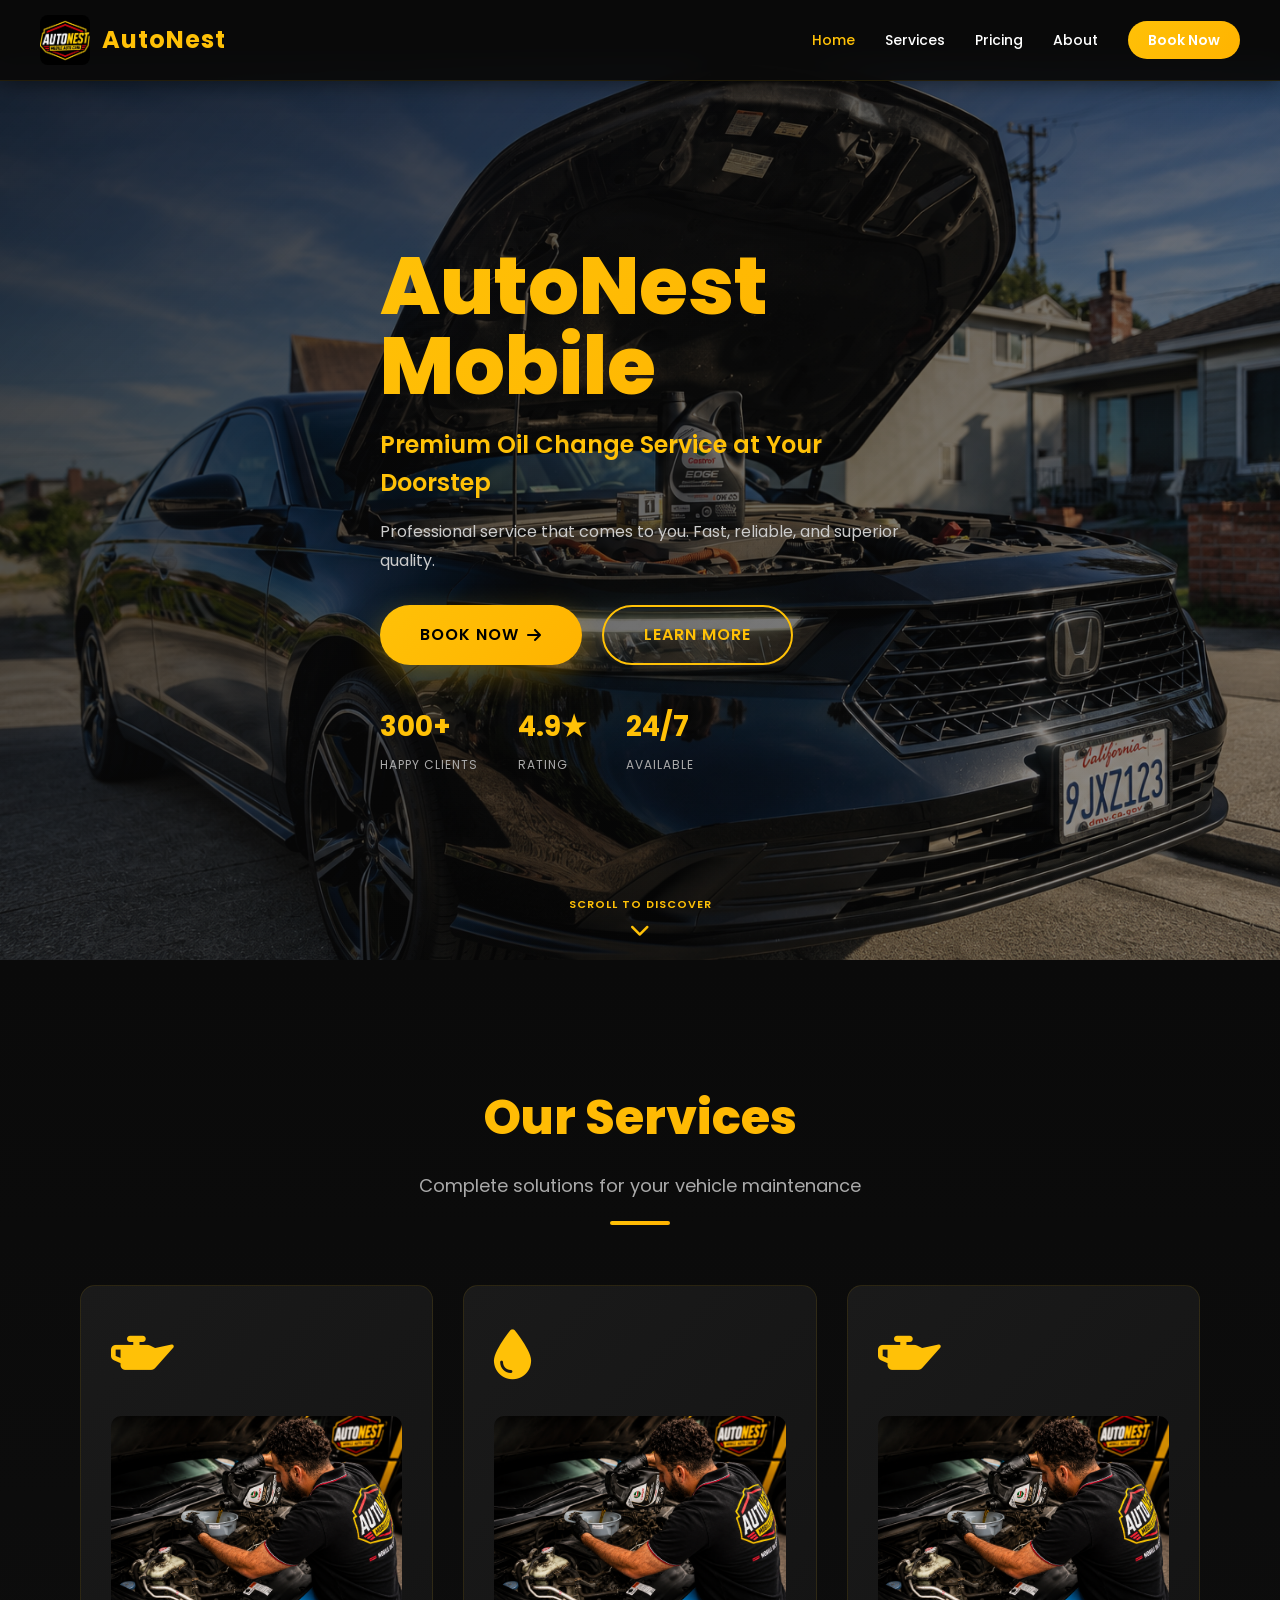
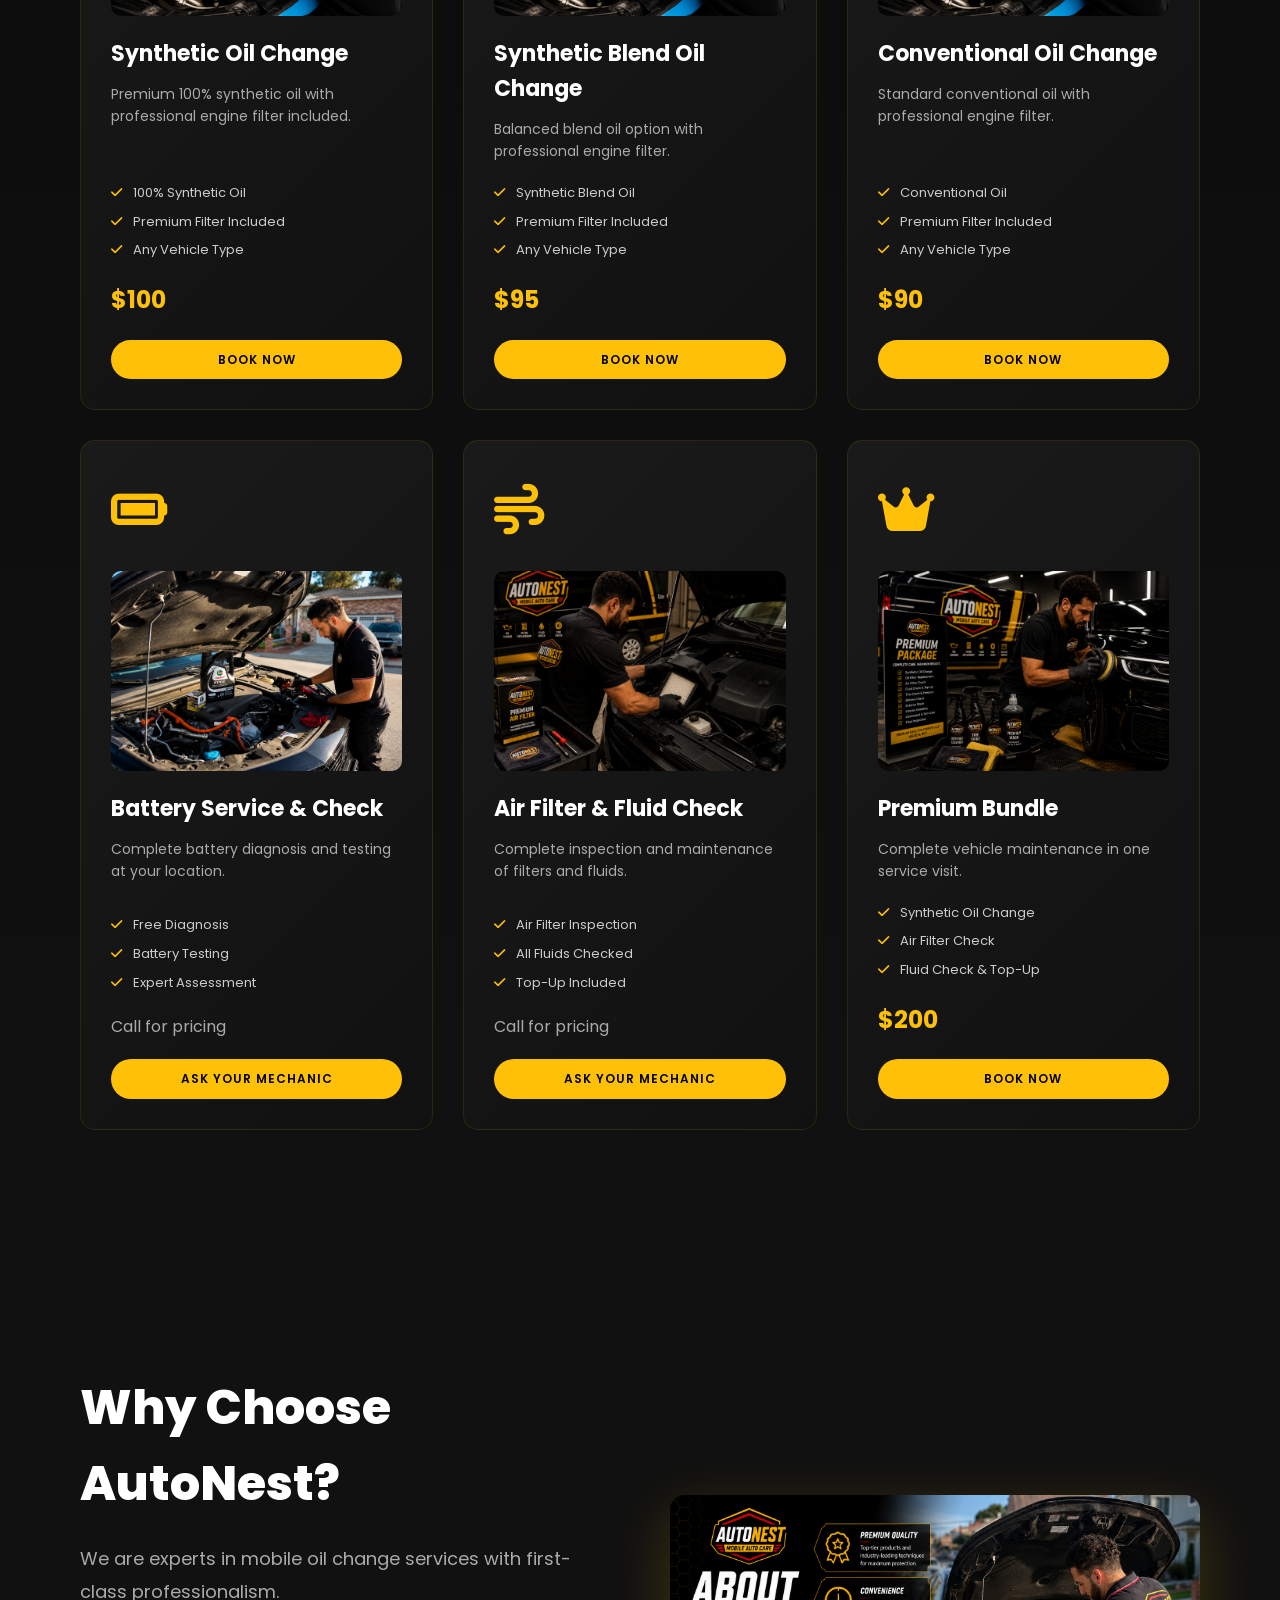
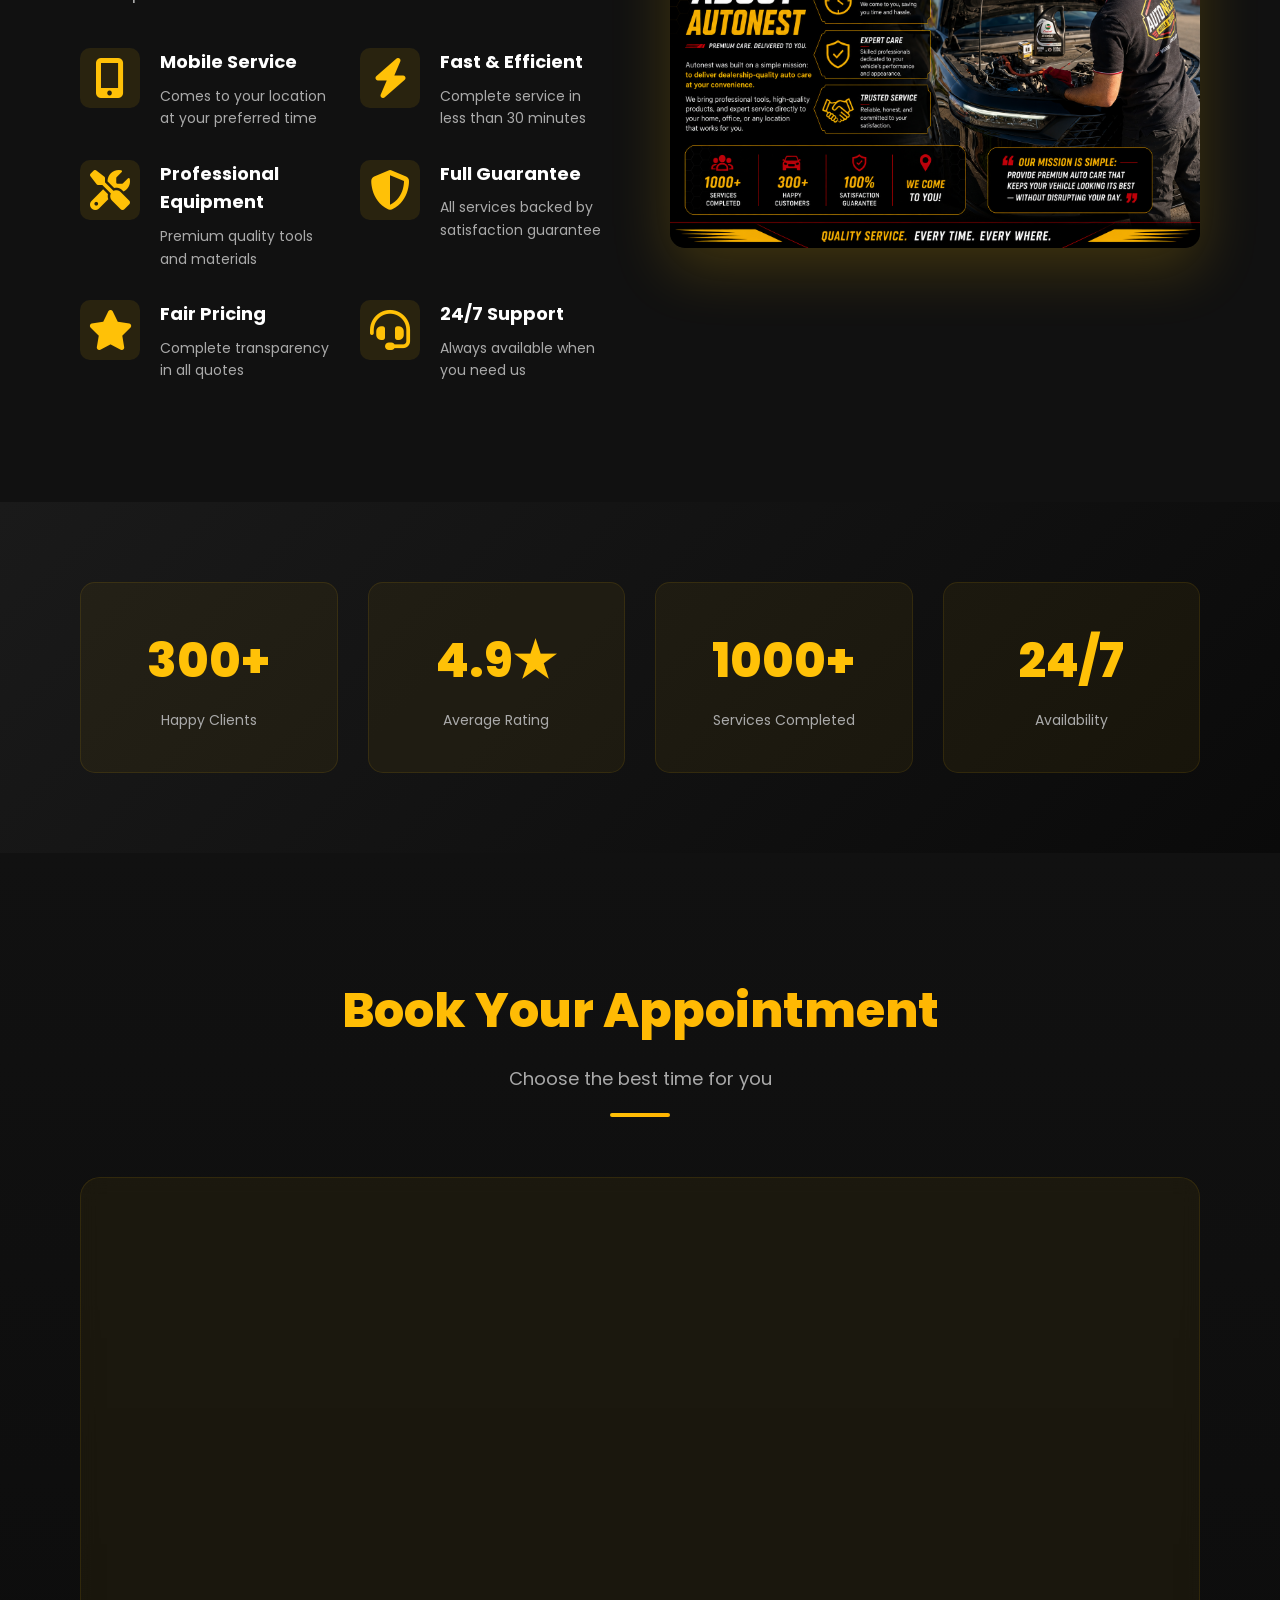
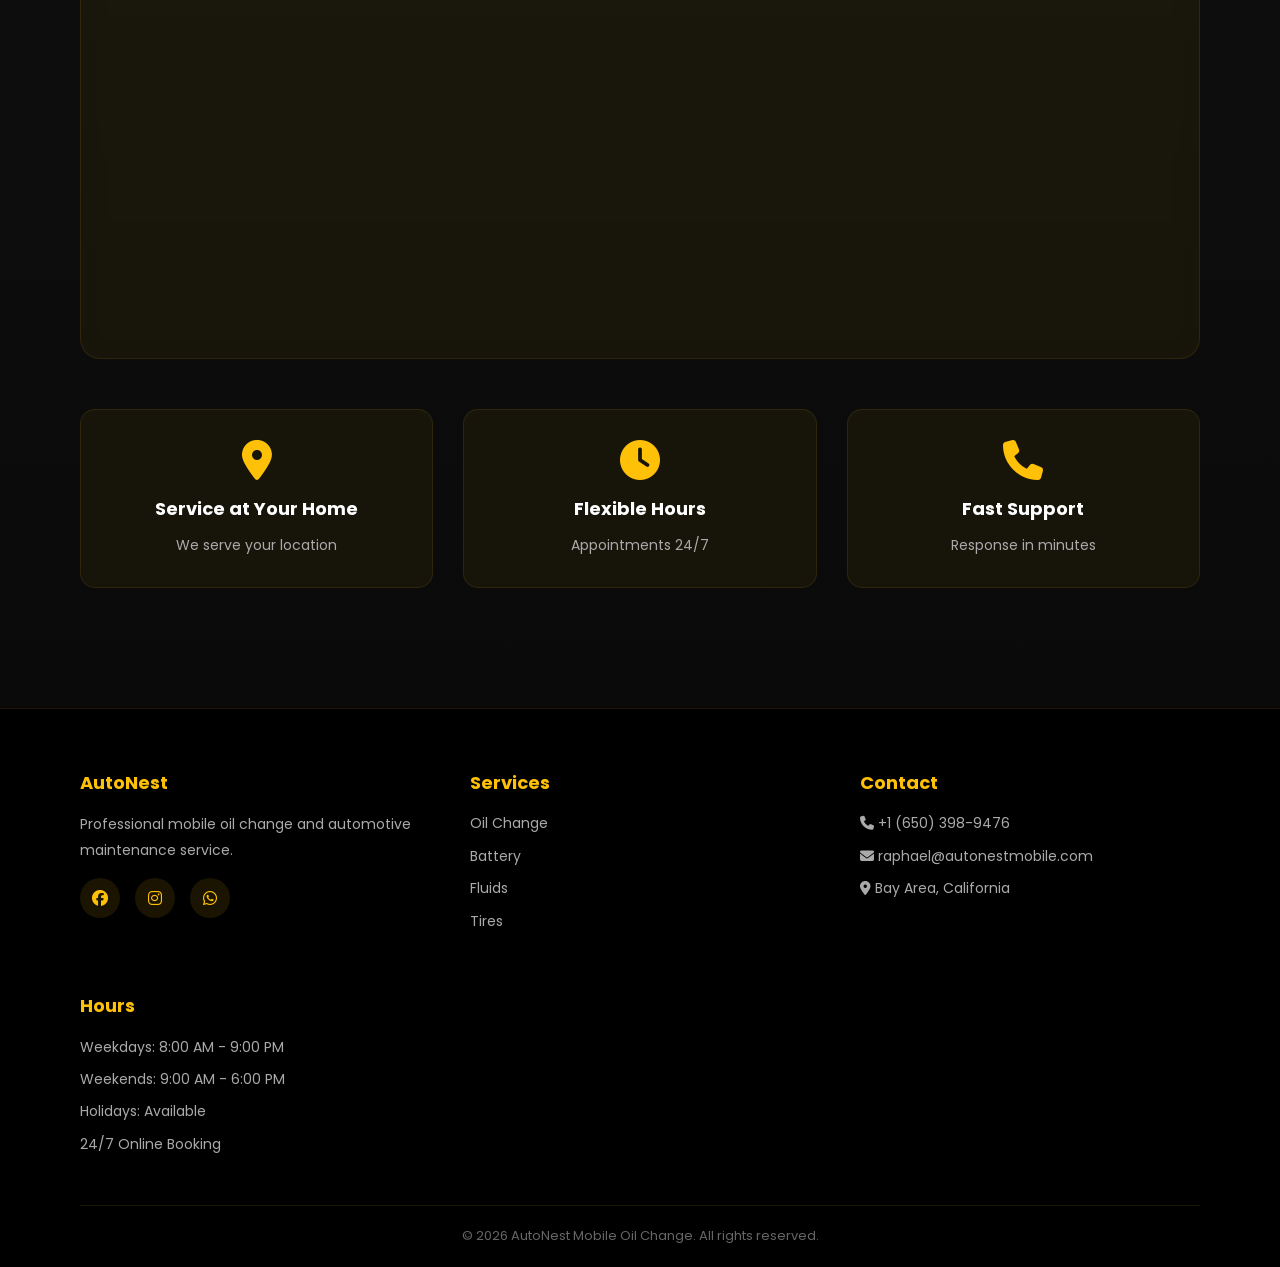
<file: index.html>
<!DOCTYPE html>
<html lang="en">
<head>
  <meta charset="UTF-8" />
  <meta name="viewport" content="width=device-width, initial-scale=1.0"/>
  <title>AutoNest Mobile Oil Change | Professional On-Site Oil Changes</title>
  <meta name="description" content="AutoNest Mobile Oil Change - Professional on-site oil change service at your location">

  <!-- Favicon -->
  <link rel="icon" type="image/jpeg" href="assets/logo.jpeg">
  <link rel="shortcut icon" type="image/jpeg" href="assets/logo.jpeg">
  
  <link rel="stylesheet" href="styles.css" />

  <!-- Google Fonts -->
  <link href="https://fonts.googleapis.com/css2?family=Poppins:wght@300;400;600;700;800&family=Sora:wght@400;600;700&display=swap" rel="stylesheet">
  
  <!-- Font Awesome para ícones -->
  <link rel="stylesheet" href="https://cdnjs.cloudflare.com/ajax/libs/font-awesome/6.4.0/css/all.min.css">
  
  <!-- Calendly CSS -->
  <link href="https://assets.calendly.com/assets/external/widget.css" rel="stylesheet">
</head>

<body>

  <!-- NAVBAR -->
  <nav class="navbar">
    <div class="navbar-container">
      <div class="navbar-brand">
        <img src="assets/logo.jpeg" alt="AutoNest Logo" class="logo-img">
        <span class="brand-name">AutoNest</span>
      </div>
      <button class="mobile-menu-toggle" id="mobileMenuToggle">
        <span></span>
        <span></span>
        <span></span>
      </button>
      <div class="nav-links" id="navLinks">
        <a href="#home" class="nav-link">Home</a>
        <a href="#services" class="nav-link">Services</a>
        <a href="pricing.html" class="nav-link">Pricing</a>
        <a href="#about" class="nav-link">About</a>
        <a href="#booking" class="nav-link nav-link-cta">Book Now</a>
      </div>
    </div>
  </nav>

  <!-- HERO SECTION -->
  <section id="home" class="hero">
    <div class="hero-video-bg">
      <img src="assets/hero-placeholder.png" alt="Hero Background" class="hero-bg-img"/>
      <div class="hero-overlay"></div>
    </div>

    <div class="hero-content">
      <div class="hero-text">
        <h1 class="hero-title">
          <span class="word">AutoNest</span>
          <span class="word">Mobile</span>
        </h1>
        <p class="hero-subtitle">Premium Oil Change Service at Your Doorstep</p>
        <p class="hero-description">Professional service that comes to you. Fast, reliable, and superior quality.</p>
        
        <div class="hero-cta">
          <a href="#booking" class="btn btn-primary btn-lg">
            <span>Book Now</span>
            <i class="fas fa-arrow-right"></i>
          </a>
          <a href="#about" class="btn btn-secondary btn-lg">
            <span>Learn More</span>
          </a>
        </div>

        <div class="hero-stats">
          <div class="stat-item">
            <span class="stat-number">300+</span>
            <span class="stat-label">Happy Clients</span>
          </div>
          <div class="stat-item">
            <span class="stat-number">4.9★</span>
            <span class="stat-label">Rating</span>
          </div>
          <div class="stat-item">
            <span class="stat-number">24/7</span>
            <span class="stat-label">Available</span>
          </div>
        </div>
      </div>
    </div>

    <div class="scroll-indicator">
      <span>Scroll to discover</span>
      <i class="fas fa-chevron-down"></i>
    </div>
  </section>

  <!-- SERVICES SECTION -->
  <section id="services" class="services">
    <div class="container">
      <div class="section-header">
        <h2>Our Services</h2>
        <p>Complete solutions for your vehicle maintenance</p>
        <div class="header-underline"></div>
      </div>

      <div class="service-grid">
        <!-- Service 1: Synthetic Oil -->
        <div class="service-card">
          <div class="service-card-inner">
            <div class="service-icon">
              <i class="fas fa-oil-can"></i>
            </div>
            <div class="service-image">
              <img src="assets/oil-change.png" alt="Synthetic Oil">
            </div>
            <h3>Synthetic Oil Change</h3>
            <p>Premium 100% synthetic oil with professional engine filter included.</p>
            <div class="service-features">
              <span><i class="fas fa-check"></i> 100% Synthetic Oil</span>
              <span><i class="fas fa-check"></i> Premium Filter Included</span>
              <span><i class="fas fa-check"></i> Any Vehicle Type</span>
            </div>
            <div class="service-price"><strong>$100</strong></div>
            <a href="#booking" class="btn btn-service">Book Now</a>
          </div>
        </div>

        <!-- Service 2: Synthetic Blend -->
        <div class="service-card">
          <div class="service-card-inner">
            <div class="service-icon">
              <i class="fas fa-droplet"></i>
            </div>
            <div class="service-image">
              <img src="assets/oil-change.png" alt="Synthetic Blend">
            </div>
            <h3>Synthetic Blend Oil Change</h3>
            <p>Balanced blend oil option with professional engine filter.</p>
            <div class="service-features">
              <span><i class="fas fa-check"></i> Synthetic Blend Oil</span>
              <span><i class="fas fa-check"></i> Premium Filter Included</span>
              <span><i class="fas fa-check"></i> Any Vehicle Type</span>
            </div>
            <div class="service-price"><strong>$95</strong></div>
            <a href="#booking" class="btn btn-service">Book Now</a>
          </div>
        </div>

        <!-- Service 3: Conventional Oil -->
        <div class="service-card">
          <div class="service-card-inner">
            <div class="service-icon">
              <i class="fas fa-oil-can"></i>
            </div>
            <div class="service-image">
              <img src="assets/oil-change.png" alt="Conventional Oil">
            </div>
            <h3>Conventional Oil Change</h3>
            <p>Standard conventional oil with professional engine filter.</p>
            <div class="service-features">
              <span><i class="fas fa-check"></i> Conventional Oil</span>
              <span><i class="fas fa-check"></i> Premium Filter Included</span>
              <span><i class="fas fa-check"></i> Any Vehicle Type</span>
            </div>
            <div class="service-price"><strong>$90</strong></div>
            <a href="#booking" class="btn btn-service">Book Now</a>
          </div>
        </div>

        <!-- Service 4: Battery Service -->
        <div class="service-card">
          <div class="service-card-inner">
            <div class="service-icon">
              <i class="fas fa-battery-full"></i>
            </div>
            <div class="service-image">
              <img src="assets/battery-check.png" alt="Battery">
            </div>
            <h3>Battery Service & Check</h3>
            <p>Complete battery diagnosis and testing at your location.</p>
            <div class="service-features">
              <span><i class="fas fa-check"></i> Free Diagnosis</span>
              <span><i class="fas fa-check"></i> Battery Testing</span>
              <span><i class="fas fa-check"></i> Expert Assessment</span>
            </div>
            <div class="service-price">Call for pricing</div>
            <a href="#booking" class="btn btn-service">Ask Your Mechanic</a>
          </div>
        </div>

        <!-- Service 5: Air Filter + Fluid Check Bundle -->
        <div class="service-card">
          <div class="service-card-inner">
            <div class="service-icon">
              <i class="fas fa-wind"></i>
            </div>
            <div class="service-image">
              <img src="assets/filter-check.png" alt="Air Filter & Fluids">
            </div>
            <h3>Air Filter & Fluid Check</h3>
            <p>Complete inspection and maintenance of filters and fluids.</p>
            <div class="service-features">
              <span><i class="fas fa-check"></i> Air Filter Inspection</span>
              <span><i class="fas fa-check"></i> All Fluids Checked</span>
              <span><i class="fas fa-check"></i> Top-Up Included</span>
            </div>
            <div class="service-price">Call for pricing</div>
            <a href="#booking" class="btn btn-service">Ask Your Mechanic</a>
          </div>
        </div>

        <!-- Service 6: Premium Bundle -->
        <div class="service-card">
          <div class="service-card-inner">
            <div class="service-icon">
              <i class="fas fa-crown"></i>
            </div>
            <div class="service-image">
              <img src="assets/primium-package.png" alt="Premium Bundle">
            </div>
            <h3>Premium Bundle</h3>
            <p>Complete vehicle maintenance in one service visit.</p>
            <div class="service-features">
              <span><i class="fas fa-check"></i> Synthetic Oil Change</span>
              <span><i class="fas fa-check"></i> Air Filter Check</span>
              <span><i class="fas fa-check"></i> Fluid Check & Top-Up</span>
            </div>
            <div class="service-price"><strong>$200</strong></div>
            <a href="#booking" class="btn btn-service">Book Now</a>
          </div>
        </div>
      </div>
    </div>
  </section>

  <!-- ABOUT SECTION -->
  <section id="about" class="about">
    <div class="container">
      <div class="about-grid">
        <div class="about-content">
          <h2>Why Choose AutoNest?</h2>
          <p>We are experts in mobile oil change services with first-class professionalism.</p>
          
          <div class="about-features">
            <div class="feature-item">
              <div class="feature-icon">
                <i class="fas fa-mobile-alt"></i>
              </div>
              <div class="feature-text">
                <h4>Mobile Service</h4>
                <p>Comes to your location at your preferred time</p>
              </div>
            </div>

            <div class="feature-item">
              <div class="feature-icon">
                <i class="fas fa-bolt"></i>
              </div>
              <div class="feature-text">
                <h4>Fast & Efficient</h4>
                <p>Complete service in less than 30 minutes</p>
              </div>
            </div>

            <div class="feature-item">
              <div class="feature-icon">
                <i class="fas fa-tools"></i>
              </div>
              <div class="feature-text">
                <h4>Professional Equipment</h4>
                <p>Premium quality tools and materials</p>
              </div>
            </div>

            <div class="feature-item">
              <div class="feature-icon">
                <i class="fas fa-shield-alt"></i>
              </div>
              <div class="feature-text">
                <h4>Full Guarantee</h4>
                <p>All services backed by satisfaction guarantee</p>
              </div>
            </div>

            <div class="feature-item">
              <div class="feature-icon">
                <i class="fas fa-star"></i>
              </div>
              <div class="feature-text">
                <h4>Fair Pricing</h4>
                <p>Complete transparency in all quotes</p>
              </div>
            </div>

            <div class="feature-item">
              <div class="feature-icon">
                <i class="fas fa-headset"></i>
              </div>
              <div class="feature-text">
                <h4>24/7 Support</h4>
                <p>Always available when you need us</p>
              </div>
            </div>
          </div>
        </div>

        <div class="about-image">
          <img src="assets/about-placeholder.png" alt="About AutoNest">
          <div class="about-overlay">
            <p>Professionalism in every detail</p>
          </div>
        </div>
      </div>
    </div>
  </section>

  <!-- STATS SECTION -->
  <section class="stats">
    <div class="container">
      <div class="stats-grid">
        <div class="stat-card">
          <h3>300+</h3>
          <p>Happy Clients</p>
        </div>
        <div class="stat-card">
          <h3>4.9★</h3>
          <p>Average Rating</p>
        </div>
        <div class="stat-card">
          <h3>1000+</h3>
          <p>Services Completed</p>
        </div>
        <div class="stat-card">
          <h3>24/7</h3>
          <p>Availability</p>
        </div>
      </div>
    </div>
  </section>

  <!-- BOOKING SECTION -->
  <section id="booking" class="booking">
    <div class="container">
      <div class="section-header">
        <h2>Book Your Appointment</h2>
        <p>Choose the best time for you</p>
        <div class="header-underline"></div>
      </div>

      <div class="booking-wrapper">
        <div class="calendly-inline-widget"
          data-url="https://calendly.com/raphael-autonestmobile"
          style="min-width:320px;height:700px;">
        </div>
      </div>

      <div class="booking-info">
        <div class="info-card">
          <i class="fas fa-map-marker-alt"></i>
          <h4>Service at Your Home</h4>
          <p>We serve your location</p>
        </div>
        <div class="info-card">
          <i class="fas fa-clock"></i>
          <h4>Flexible Hours</h4>
          <p>Appointments 24/7</p>
        </div>
        <div class="info-card">
          <i class="fas fa-phone"></i>
          <h4>Fast Support</h4>
          <p>Response in minutes</p>
        </div>
      </div>
    </div>
  </section>

  <!-- FOOTER -->
  <footer>
    <div class="container">
      <div class="footer-content">
        <div class="footer-section">
          <h4>AutoNest</h4>
          <p>Professional mobile oil change and automotive maintenance service.</p>
          <div class="social-links">
            <a href="#" title="Facebook"><i class="fab fa-facebook"></i></a>
            <a href="#" title="Instagram"><i class="fab fa-instagram"></i></a>
            <a href="#" title="WhatsApp"><i class="fab fa-whatsapp"></i></a>
          </div>
        </div>
        <div class="footer-section">
          <h4>Services</h4>
          <ul>
            <li><a href="#services">Oil Change</a></li>
            <li><a href="#services">Battery</a></li>
            <li><a href="#services">Fluids</a></li>
            <li><a href="#services">Tires</a></li>
          </ul>
        </div>
        <div class="footer-section">
          <h4>Contact</h4>
          <ul>
            <li><i class="fas fa-phone"></i> +1 (650) 398-9476</li>
            <li><i class="fas fa-envelope"></i> raphael@autonestmobile.com</li>
            <li><i class="fas fa-map-marker-alt"></i> Bay Area, California</li>
          </ul>
        </div>
        <div class="footer-section">
          <h4>Hours</h4>
          <ul>
            <li>Weekdays: 8:00 AM - 9:00 PM</li>
            <li>Weekends: 9:00 AM - 6:00 PM</li>
            <li>Holidays: Available</li>
            <li>24/7 Online Booking</li>
          </ul>
        </div>
      </div>
      <div class="footer-bottom">
        <p>&copy; 2026 AutoNest Mobile Oil Change. All rights reserved.</p>
      </div>
    </div>
  </footer>

  <!-- Calendly Script -->
  <script src="https://assets.calendly.com/assets/external/widget.js"></script>
  
  <!-- Ultra-Direct Scroll Handler - GUARANTEED to work -->
  <script>
    // IMMEDIATE click capture on any element
    document.addEventListener('click', function(event) {
      // Check if clicked element or its parent is an <a> tag with href="#booking"
      let target = event.target;
      let bookingLink = null;
      
      // Traverse up the DOM tree to find the link
      while (target && target !== document) {
        if (target.tagName === 'A' && target.getAttribute('href') === '#booking') {
          bookingLink = target;
          break;
        }
        target = target.parentElement;
      }
      
      if (bookingLink) {
        event.preventDefault();
        event.stopPropagation();
        
        console.log('✅ Booking link clicked - scrolling...');
        
        const bookingSection = document.getElementById('booking');
        if (bookingSection) {
          bookingSection.scrollIntoView({ 
            behavior: 'smooth',
            block: 'start'
          });
          
          console.log('✅ Scrolled to booking!');
        }
      }
    }, true); // Use capture phase to catch all clicks
  </script>
  
  <!-- Main Script -->
  <script src="script.js"></script>

</body>
</html>
</file>
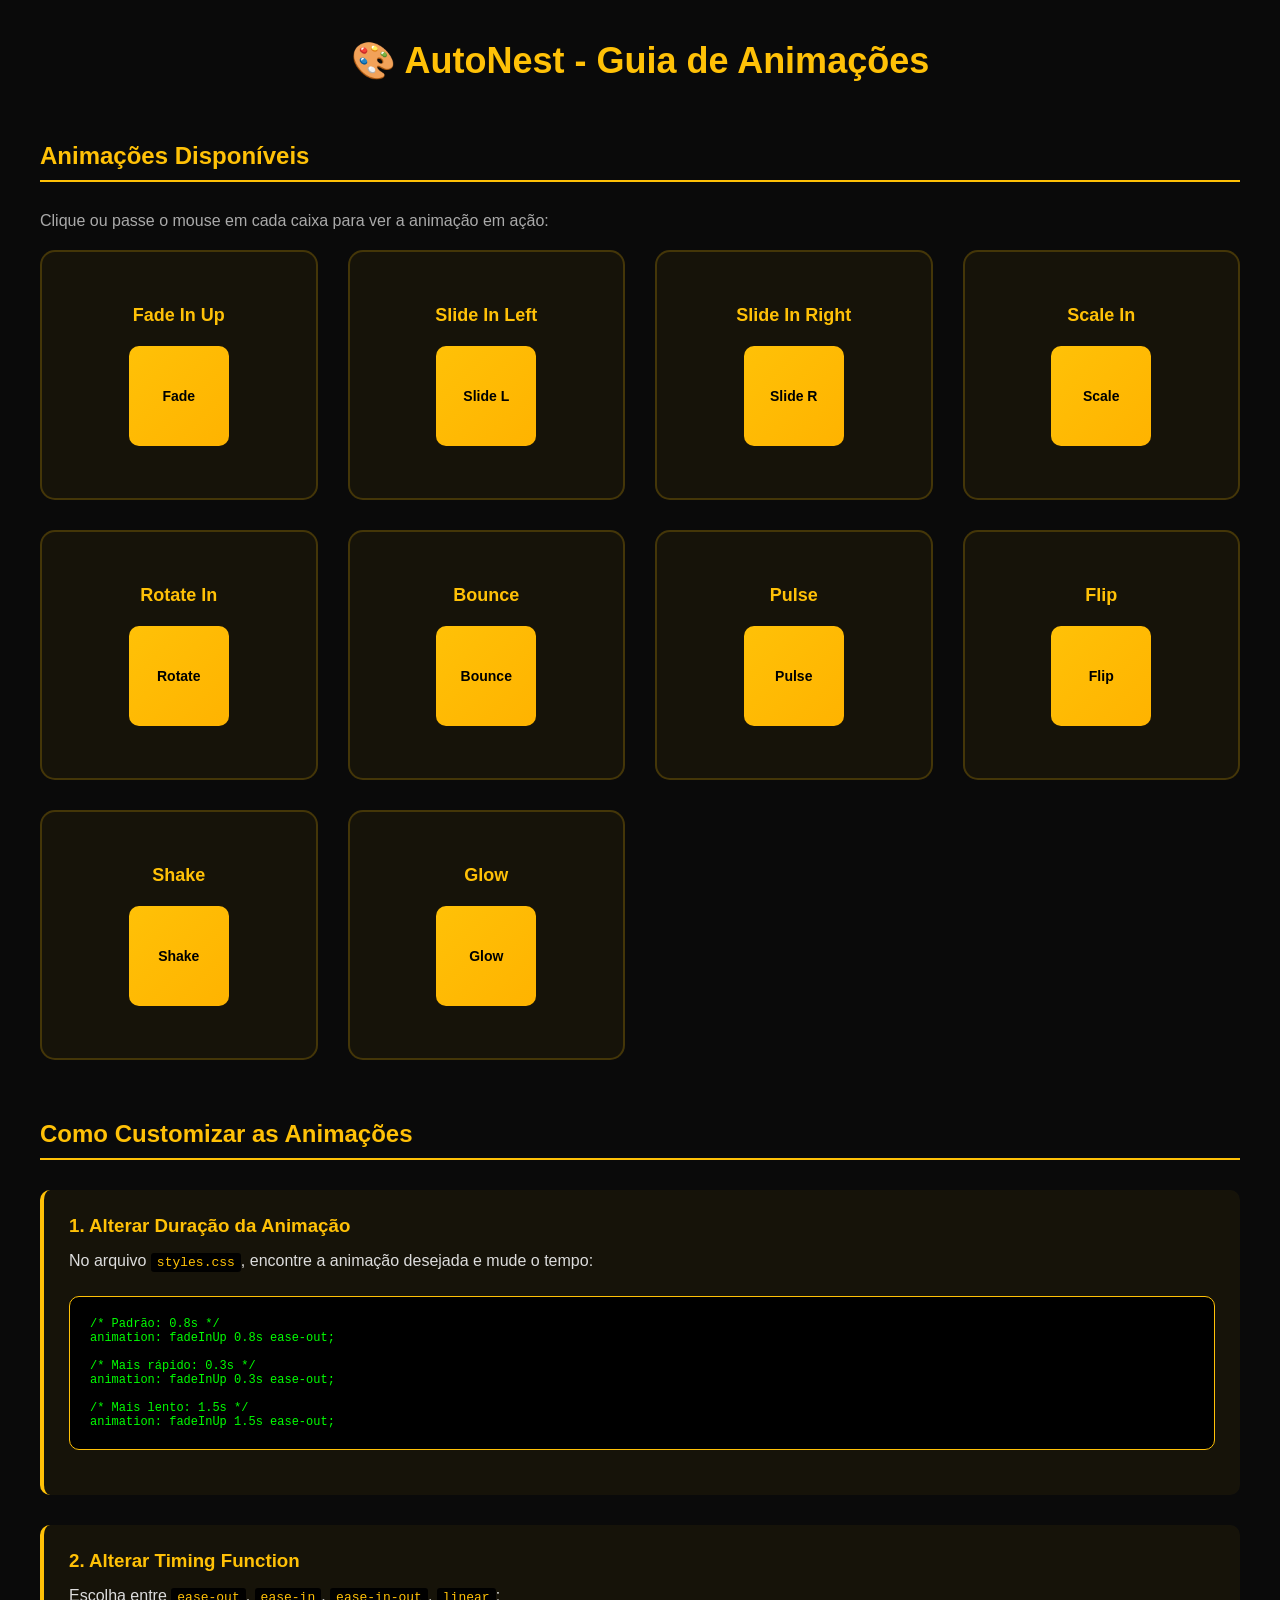
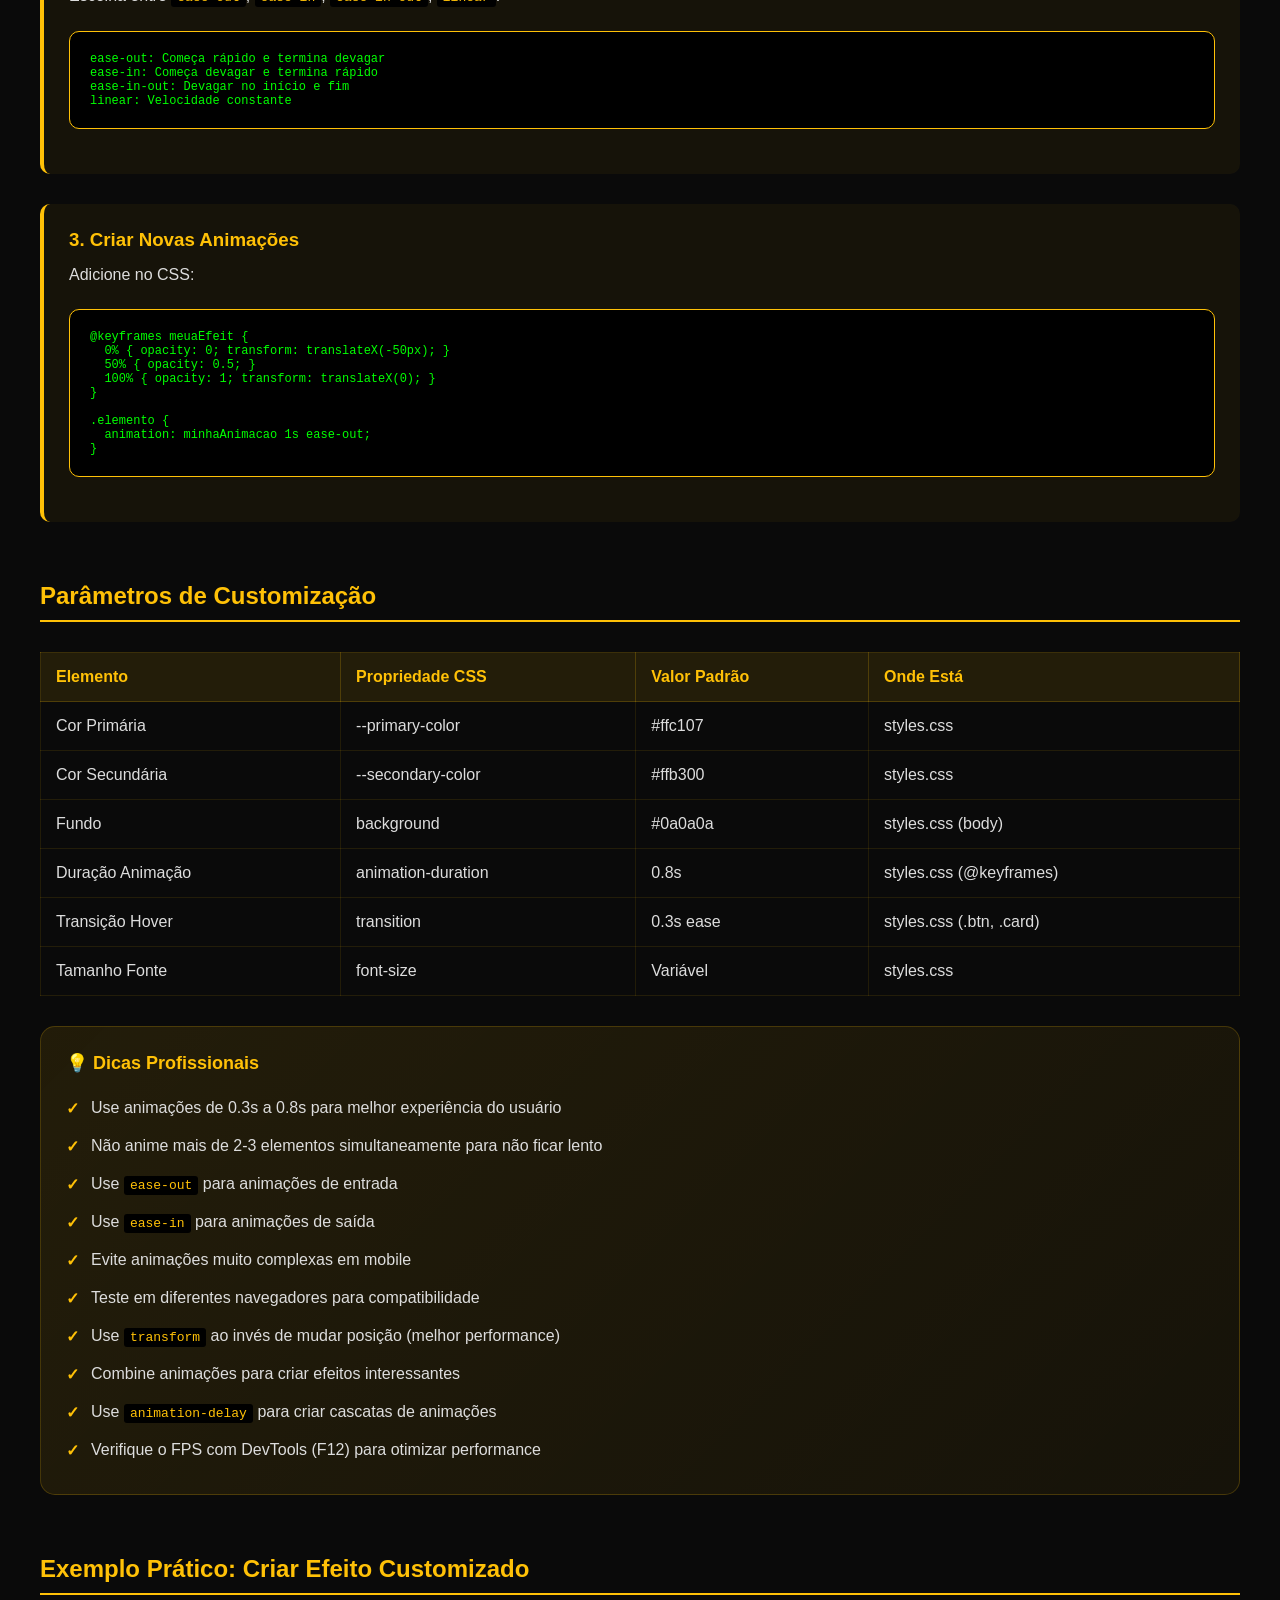
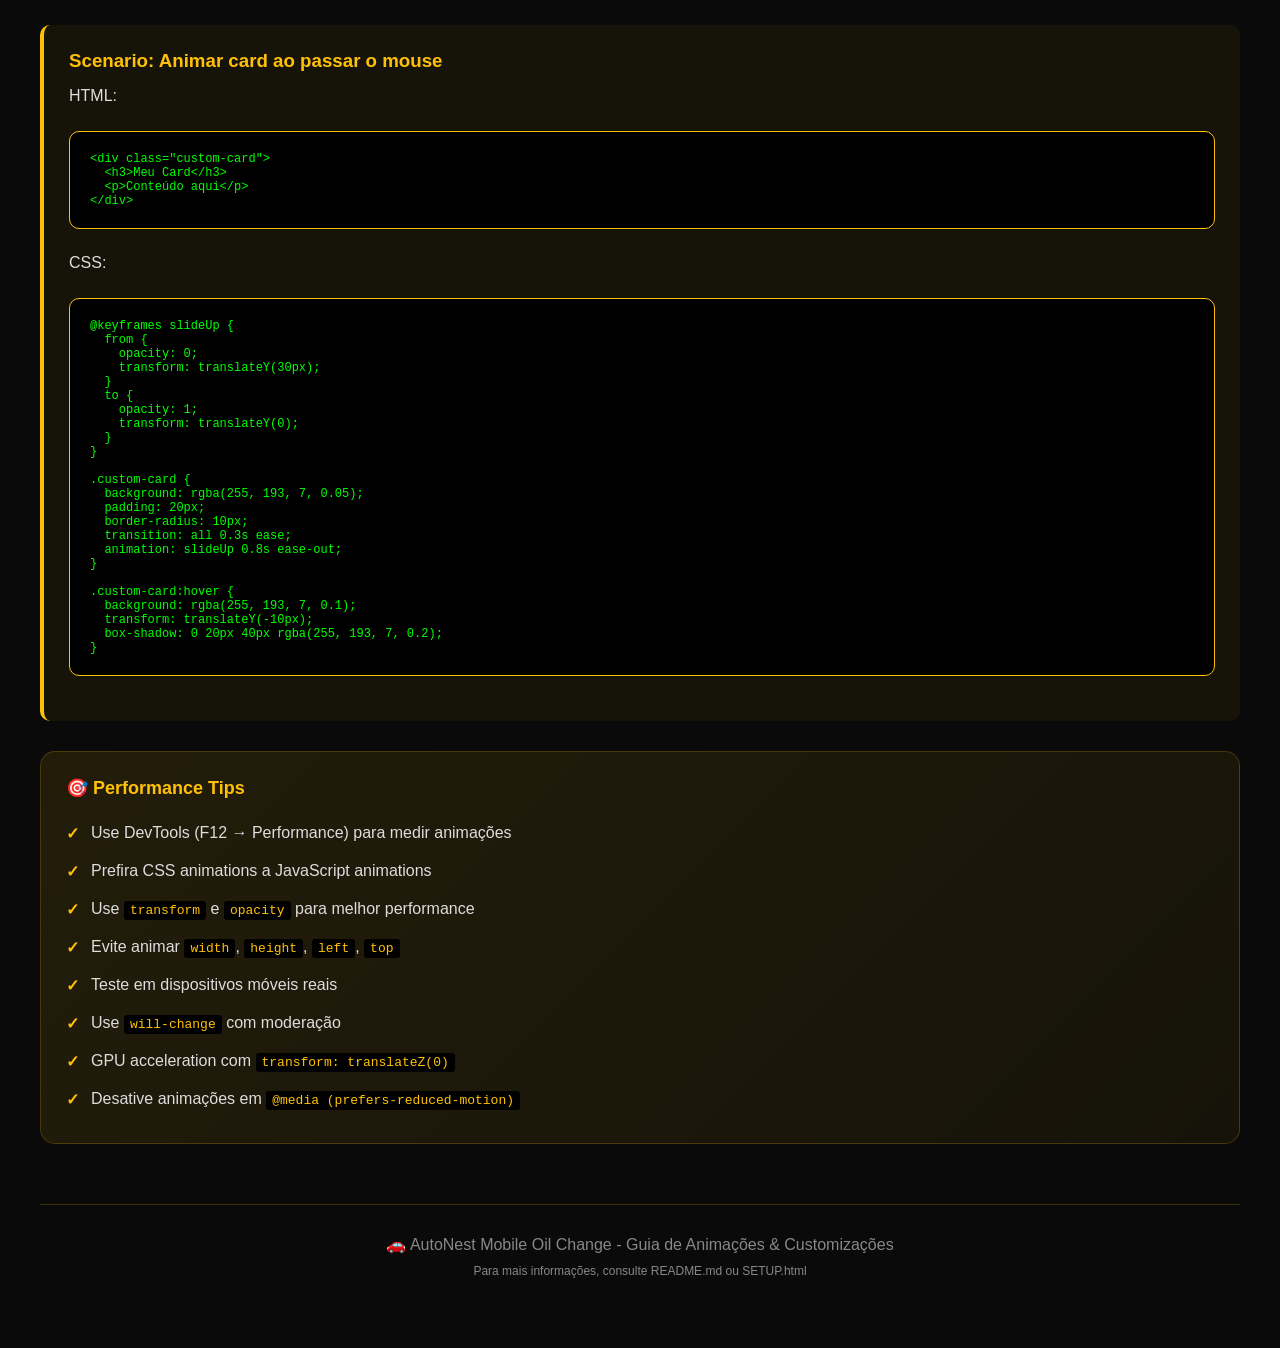
<file: ANIMATIONS.html>
<!-- 
  GUIA VISUAL DE ANIMAÇÕES
  Visualize e customize as animações do seu site
-->

<!DOCTYPE html>
<html lang="pt-BR">
<head>
  <meta charset="UTF-8">
  <meta name="viewport" content="width=device-width, initial-scale=1.0">
  <title>AutoNest - Animações & Customizações</title>
  <style>
    * {
      margin: 0;
      padding: 0;
      box-sizing: border-box;
    }

    body {
      font-family: 'Poppins', Arial, sans-serif;
      background: #0a0a0a;
      color: #fff;
      padding: 40px 20px;
    }

    .container {
      max-width: 1200px;
      margin: 0 auto;
    }

    h1 {
      text-align: center;
      color: #ffc107;
      margin-bottom: 40px;
      font-size: 36px;
    }

    h2 {
      color: #ffc107;
      margin-top: 60px;
      margin-bottom: 30px;
      font-size: 24px;
      border-bottom: 2px solid #ffc107;
      padding-bottom: 10px;
    }

    .animation-demo {
      display: grid;
      grid-template-columns: repeat(auto-fit, minmax(250px, 1fr));
      gap: 30px;
      margin-bottom: 50px;
    }

    .demo-box {
      background: rgba(255, 193, 7, 0.05);
      border: 2px solid rgba(255, 193, 7, 0.2);
      border-radius: 15px;
      padding: 30px;
      text-align: center;
      position: relative;
      height: 250px;
      display: flex;
      flex-direction: column;
      justify-content: center;
      align-items: center;
      cursor: pointer;
      transition: all 0.3s ease;
      overflow: hidden;
    }

    .demo-box:hover {
      border-color: #ffc107;
      background: rgba(255, 193, 7, 0.1);
      transform: translateY(-5px);
    }

    .demo-box h3 {
      font-size: 18px;
      color: #ffc107;
      margin-bottom: 20px;
    }

    .demo-element {
      width: 100px;
      height: 100px;
      background: linear-gradient(135deg, #ffc107, #ffb300);
      border-radius: 10px;
      margin: 0 auto;
      display: flex;
      align-items: center;
      justify-content: center;
      font-weight: bold;
      color: #000;
      font-size: 14px;
    }

    /* Animações */
    @keyframes fadeInUp {
      from { opacity: 0; transform: translateY(30px); }
      to { opacity: 1; transform: translateY(0); }
    }

    @keyframes slideInLeft {
      from { opacity: 0; transform: translateX(-50px); }
      to { opacity: 1; transform: translateX(0); }
    }

    @keyframes slideInRight {
      from { opacity: 0; transform: translateX(50px); }
      to { opacity: 1; transform: translateX(0); }
    }

    @keyframes scaleIn {
      from { opacity: 0; transform: scale(0.5); }
      to { opacity: 1; transform: scale(1); }
    }

    @keyframes rotateIn {
      from { opacity: 0; transform: rotate(-180deg); }
      to { opacity: 1; transform: rotate(0deg); }
    }

    @keyframes bounce {
      0%, 100% { transform: translateY(0); }
      50% { transform: translateY(-20px); }
    }

    @keyframes pulse {
      0%, 100% { opacity: 1; }
      50% { opacity: 0.5; }
    }

    @keyframes flip {
      0% { transform: perspective(400px) rotateY(0); }
      100% { transform: perspective(400px) rotateY(360deg); }
    }

    @keyframes shake {
      0%, 100% { transform: translateX(0); }
      25% { transform: translateX(-10px); }
      75% { transform: translateX(10px); }
    }

    @keyframes glow {
      0%, 100% { box-shadow: 0 0 5px rgba(255, 193, 7, 0.3); }
      50% { box-shadow: 0 0 30px rgba(255, 193, 7, 0.8); }
    }

    .demo-box.fadeInUp .demo-element {
      animation: fadeInUp 0.8s ease-out infinite;
    }

    .demo-box.slideInLeft .demo-element {
      animation: slideInLeft 0.8s ease-out infinite;
    }

    .demo-box.slideInRight .demo-element {
      animation: slideInRight 0.8s ease-out infinite;
    }

    .demo-box.scaleIn .demo-element {
      animation: scaleIn 0.8s ease-out infinite;
    }

    .demo-box.rotateIn .demo-element {
      animation: rotateIn 0.8s ease-out infinite;
    }

    .demo-box.bounce .demo-element {
      animation: bounce 0.8s ease-out infinite;
    }

    .demo-box.pulse .demo-element {
      animation: pulse 1s ease-out infinite;
    }

    .demo-box.flip .demo-element {
      animation: flip 1s ease-out infinite;
    }

    .demo-box.shake .demo-element {
      animation: shake 0.5s ease-out infinite;
    }

    .demo-box.glow .demo-element {
      animation: glow 1s ease-out infinite;
    }

    .info-section {
      background: rgba(255, 193, 7, 0.05);
      border-left: 4px solid #ffc107;
      padding: 25px;
      border-radius: 10px;
      margin-bottom: 30px;
    }

    .info-section h3 {
      color: #ffc107;
      margin-bottom: 10px;
    }

    .info-section p {
      color: #ddd;
      line-height: 1.8;
    }

    code {
      background: #000;
      padding: 2px 6px;
      border-radius: 3px;
      color: #ffc107;
      font-family: monospace;
    }

    .code-block {
      background: #000;
      border: 1px solid #ffc107;
      padding: 20px;
      border-radius: 10px;
      overflow-x: auto;
      margin: 20px 0;
      font-family: monospace;
      font-size: 12px;
      color: #0f0;
    }

    .customization-table {
      width: 100%;
      border-collapse: collapse;
      margin-top: 20px;
    }

    .customization-table th {
      background: rgba(255, 193, 7, 0.1);
      color: #ffc107;
      padding: 15px;
      text-align: left;
      border: 1px solid rgba(255, 193, 7, 0.2);
    }

    .customization-table td {
      padding: 15px;
      border: 1px solid rgba(255, 193, 7, 0.1);
      color: #ddd;
    }

    .customization-table tr:hover {
      background: rgba(255, 193, 7, 0.05);
    }

    .tips {
      background: linear-gradient(135deg, rgba(255, 193, 7, 0.1) 0%, rgba(255, 193, 7, 0.05) 100%);
      border: 1px solid rgba(255, 193, 7, 0.2);
      padding: 25px;
      border-radius: 15px;
      margin-top: 30px;
    }

    .tips h3 {
      color: #ffc107;
      margin-bottom: 15px;
      font-size: 18px;
    }

    .tips ul {
      list-style: none;
      padding-left: 0;
    }

    .tips li {
      padding: 10px 0;
      padding-left: 25px;
      position: relative;
      color: #ddd;
    }

    .tips li:before {
      content: "✓";
      position: absolute;
      left: 0;
      color: #ffc107;
      font-weight: bold;
    }

    footer {
      text-align: center;
      margin-top: 60px;
      padding: 30px;
      border-top: 1px solid rgba(255, 193, 7, 0.2);
      color: #888;
    }
  </style>
</head>
<body>
  <div class="container">
    <h1>🎨 AutoNest - Guia de Animações</h1>

    <h2>Animações Disponíveis</h2>
    <p style="margin-bottom: 20px; color: #aaa;">Clique ou passe o mouse em cada caixa para ver a animação em ação:</p>

    <div class="animation-demo">
      <div class="demo-box fadeInUp">
        <h3>Fade In Up</h3>
        <div class="demo-element">Fade</div>
      </div>

      <div class="demo-box slideInLeft">
        <h3>Slide In Left</h3>
        <div class="demo-element">Slide L</div>
      </div>

      <div class="demo-box slideInRight">
        <h3>Slide In Right</h3>
        <div class="demo-element">Slide R</div>
      </div>

      <div class="demo-box scaleIn">
        <h3>Scale In</h3>
        <div class="demo-element">Scale</div>
      </div>

      <div class="demo-box rotateIn">
        <h3>Rotate In</h3>
        <div class="demo-element">Rotate</div>
      </div>

      <div class="demo-box bounce">
        <h3>Bounce</h3>
        <div class="demo-element">Bounce</div>
      </div>

      <div class="demo-box pulse">
        <h3>Pulse</h3>
        <div class="demo-element">Pulse</div>
      </div>

      <div class="demo-box flip">
        <h3>Flip</h3>
        <div class="demo-element">Flip</div>
      </div>

      <div class="demo-box shake">
        <h3>Shake</h3>
        <div class="demo-element">Shake</div>
      </div>

      <div class="demo-box glow">
        <h3>Glow</h3>
        <div class="demo-element">Glow</div>
      </div>
    </div>

    <h2>Como Customizar as Animações</h2>

    <div class="info-section">
      <h3>1. Alterar Duração da Animação</h3>
      <p>No arquivo <code>styles.css</code>, encontre a animação desejada e mude o tempo:</p>
      <div class="code-block">
/* Padrão: 0.8s */<br>
animation: fadeInUp 0.8s ease-out;<br>
<br>
/* Mais rápido: 0.3s */<br>
animation: fadeInUp 0.3s ease-out;<br>
<br>
/* Mais lento: 1.5s */<br>
animation: fadeInUp 1.5s ease-out;
      </div>
    </div>

    <div class="info-section">
      <h3>2. Alterar Timing Function</h3>
      <p>Escolha entre <code>ease-out</code>, <code>ease-in</code>, <code>ease-in-out</code>, <code>linear</code>:</p>
      <div class="code-block">
ease-out: Começa rápido e termina devagar<br>
ease-in: Começa devagar e termina rápido<br>
ease-in-out: Devagar no início e fim<br>
linear: Velocidade constante
      </div>
    </div>

    <div class="info-section">
      <h3>3. Criar Novas Animações</h3>
      <p>Adicione no CSS:</p>
      <div class="code-block">
@keyframes meuaEfeit {<br>
&nbsp;&nbsp;0% { opacity: 0; transform: translateX(-50px); }<br>
&nbsp;&nbsp;50% { opacity: 0.5; }<br>
&nbsp;&nbsp;100% { opacity: 1; transform: translateX(0); }<br>
}<br>
<br>
.elemento {<br>
&nbsp;&nbsp;animation: minhaAnimacao 1s ease-out;<br>
}
      </div>
    </div>

    <h2>Parâmetros de Customização</h2>
    <table class="customization-table">
      <tr>
        <th>Elemento</th>
        <th>Propriedade CSS</th>
        <th>Valor Padrão</th>
        <th>Onde Está</th>
      </tr>
      <tr>
        <td>Cor Primária</td>
        <td>--primary-color</td>
        <td>#ffc107</td>
        <td>styles.css</td>
      </tr>
      <tr>
        <td>Cor Secundária</td>
        <td>--secondary-color</td>
        <td>#ffb300</td>
        <td>styles.css</td>
      </tr>
      <tr>
        <td>Fundo</td>
        <td>background</td>
        <td>#0a0a0a</td>
        <td>styles.css (body)</td>
      </tr>
      <tr>
        <td>Duração Animação</td>
        <td>animation-duration</td>
        <td>0.8s</td>
        <td>styles.css (@keyframes)</td>
      </tr>
      <tr>
        <td>Transição Hover</td>
        <td>transition</td>
        <td>0.3s ease</td>
        <td>styles.css (.btn, .card)</td>
      </tr>
      <tr>
        <td>Tamanho Fonte</td>
        <td>font-size</td>
        <td>Variável</td>
        <td>styles.css</td>
      </tr>
    </table>

    <div class="tips">
      <h3>💡 Dicas Profissionais</h3>
      <ul>
        <li>Use animações de 0.3s a 0.8s para melhor experiência do usuário</li>
        <li>Não anime mais de 2-3 elementos simultaneamente para não ficar lento</li>
        <li>Use <code>ease-out</code> para animações de entrada</li>
        <li>Use <code>ease-in</code> para animações de saída</li>
        <li>Evite animações muito complexas em mobile</li>
        <li>Teste em diferentes navegadores para compatibilidade</li>
        <li>Use <code>transform</code> ao invés de mudar posição (melhor performance)</li>
        <li>Combine animações para criar efeitos interessantes</li>
        <li>Use <code>animation-delay</code> para criar cascatas de animações</li>
        <li>Verifique o FPS com DevTools (F12) para otimizar performance</li>
      </ul>
    </div>

    <h2>Exemplo Prático: Criar Efeito Customizado</h2>

    <div class="info-section">
      <h3>Scenario: Animar card ao passar o mouse</h3>
      <p>HTML:</p>
      <div class="code-block">
&lt;div class="custom-card"&gt;<br>
&nbsp;&nbsp;&lt;h3&gt;Meu Card&lt;/h3&gt;<br>
&nbsp;&nbsp;&lt;p&gt;Conteúdo aqui&lt;/p&gt;<br>
&lt;/div&gt;
      </div>

      <p style="margin-top: 15px;">CSS:</p>
      <div class="code-block">
@keyframes slideUp {<br>
&nbsp;&nbsp;from {<br>
&nbsp;&nbsp;&nbsp;&nbsp;opacity: 0;<br>
&nbsp;&nbsp;&nbsp;&nbsp;transform: translateY(30px);<br>
&nbsp;&nbsp;}<br>
&nbsp;&nbsp;to {<br>
&nbsp;&nbsp;&nbsp;&nbsp;opacity: 1;<br>
&nbsp;&nbsp;&nbsp;&nbsp;transform: translateY(0);<br>
&nbsp;&nbsp;}<br>
}<br>
<br>
.custom-card {<br>
&nbsp;&nbsp;background: rgba(255, 193, 7, 0.05);<br>
&nbsp;&nbsp;padding: 20px;<br>
&nbsp;&nbsp;border-radius: 10px;<br>
&nbsp;&nbsp;transition: all 0.3s ease;<br>
&nbsp;&nbsp;animation: slideUp 0.8s ease-out;<br>
}<br>
<br>
.custom-card:hover {<br>
&nbsp;&nbsp;background: rgba(255, 193, 7, 0.1);<br>
&nbsp;&nbsp;transform: translateY(-10px);<br>
&nbsp;&nbsp;box-shadow: 0 20px 40px rgba(255, 193, 7, 0.2);<br>
}
      </div>
    </div>

    <div class="tips">
      <h3>🎯 Performance Tips</h3>
      <ul>
        <li>Use DevTools (F12 → Performance) para medir animações</li>
        <li>Prefira CSS animations a JavaScript animations</li>
        <li>Use <code>transform</code> e <code>opacity</code> para melhor performance</li>
        <li>Evite animar <code>width</code>, <code>height</code>, <code>left</code>, <code>top</code></li>
        <li>Teste em dispositivos móveis reais</li>
        <li>Use <code>will-change</code> com moderação</li>
        <li>GPU acceleration com <code>transform: translateZ(0)</code></li>
        <li>Desative animações em <code>@media (prefers-reduced-motion)</code></li>
      </ul>
    </div>

    <footer>
      <p>🚗 AutoNest Mobile Oil Change - Guia de Animações & Customizações</p>
      <p style="margin-top: 10px; font-size: 12px;">Para mais informações, consulte README.md ou SETUP.html</p>
    </footer>
  </div>
</body>
</html>
</file>
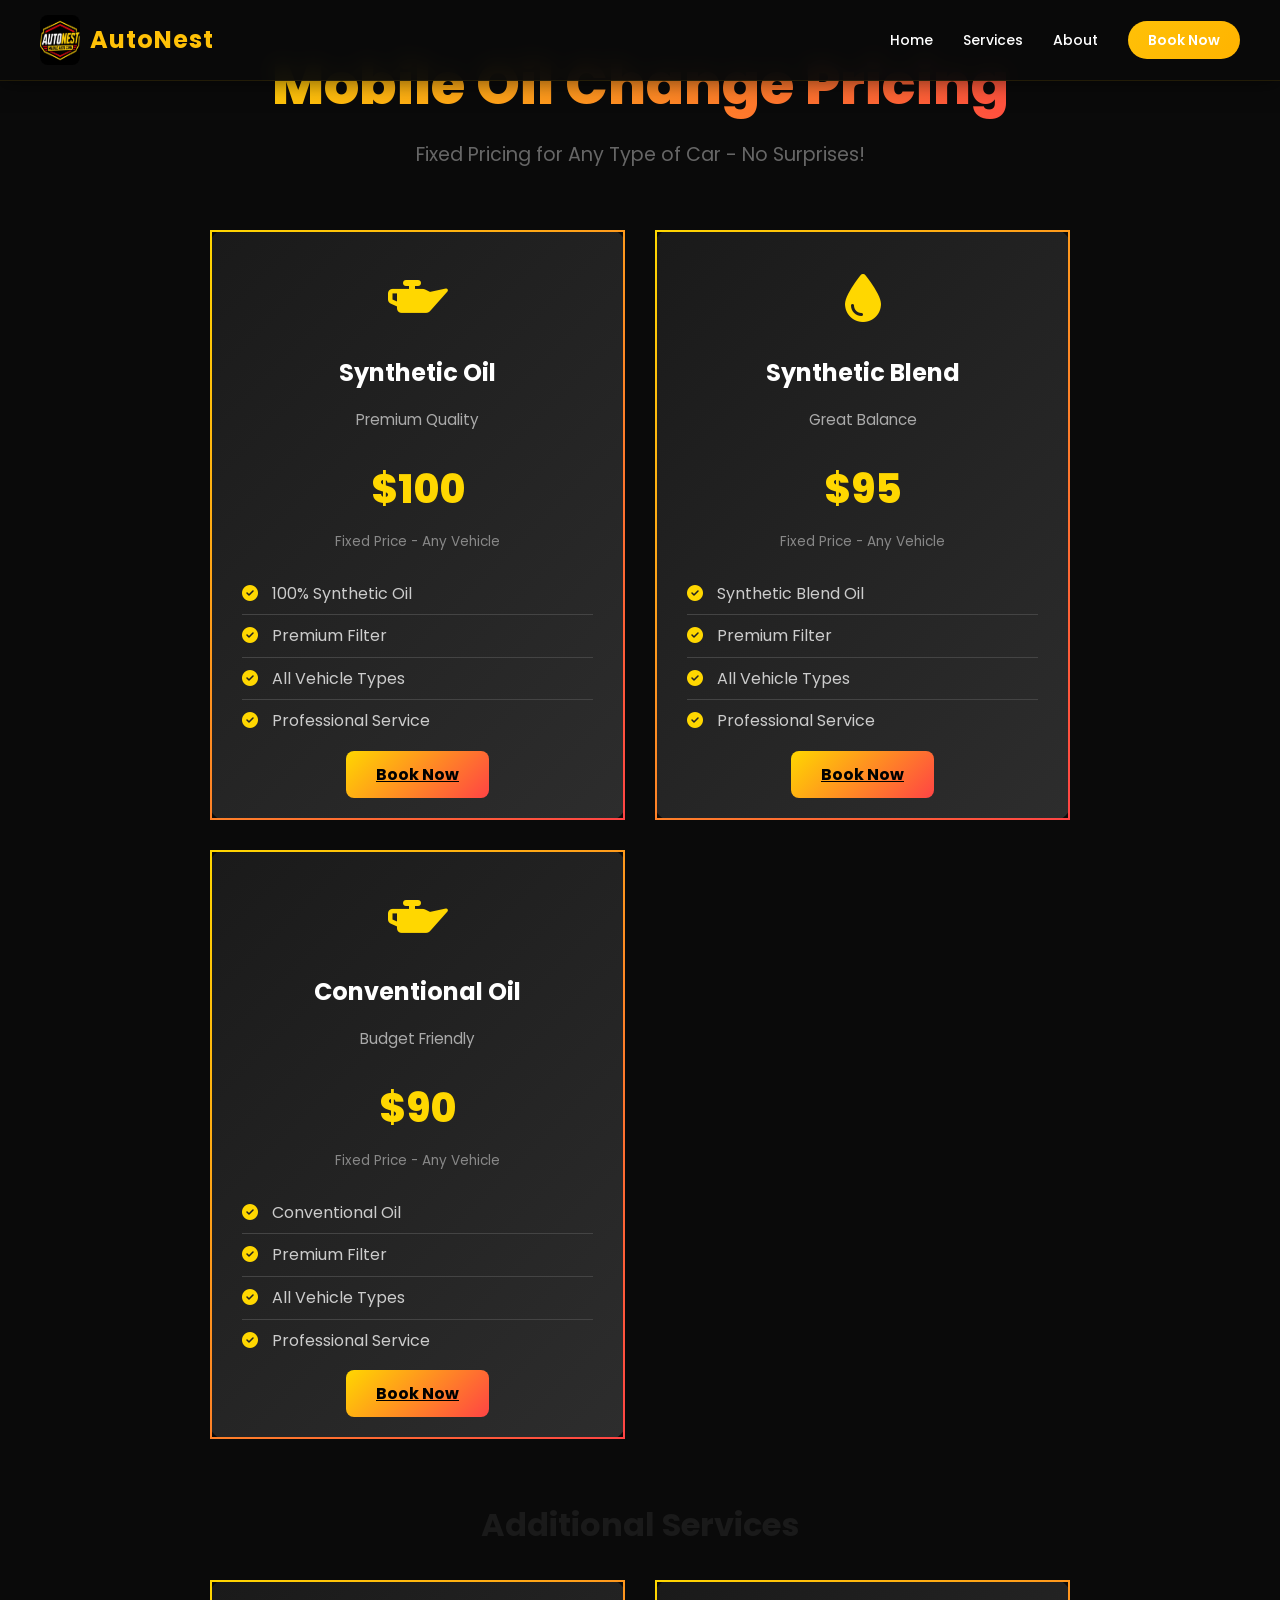
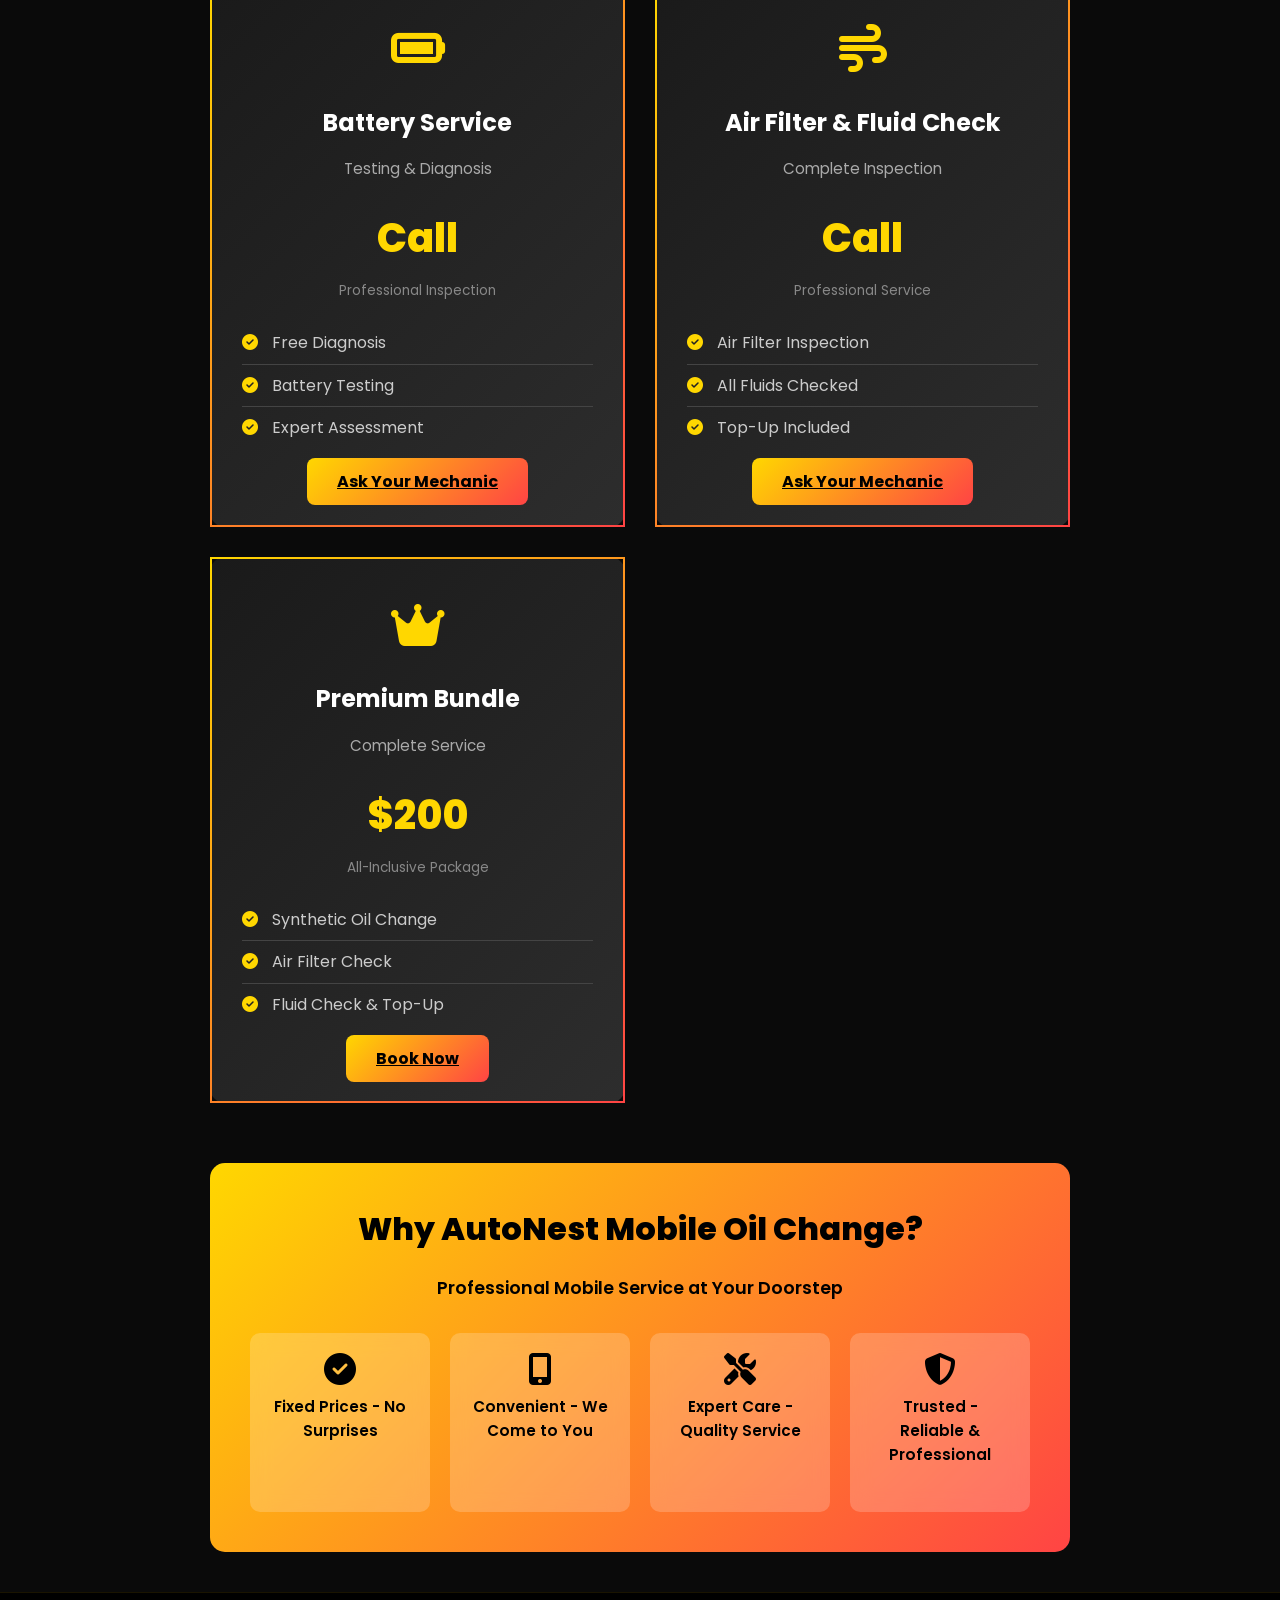
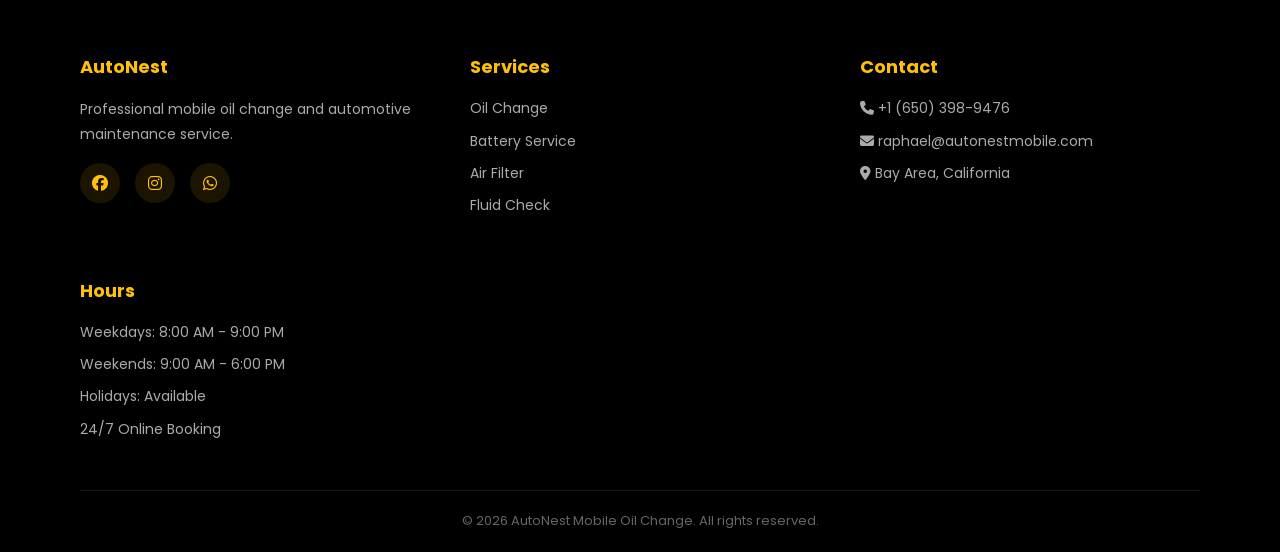
<file: pricing.html>
<!DOCTYPE html>
<html lang="en">
<head>
  <meta charset="UTF-8" />
  <meta name="viewport" content="width=device-width, initial-scale=1.0"/>
  <title>AutoNest Pricing | Mobile Oil Change Services</title>
  <link rel="stylesheet" href="styles.css" />
  
  <!-- Favicon -->
  <link rel="icon" type="image/jpeg" href="assets/logo.jpeg">
  <link rel="shortcut icon" type="image/jpeg" href="assets/logo.jpeg">
  
  <link href="https://fonts.googleapis.com/css2?family=Poppins:wght@300;400;600;700;800&family=Sora:wght@400;600;700&display=swap" rel="stylesheet">
  <link rel="stylesheet" href="https://cdnjs.cloudflare.com/ajax/libs/font-awesome/6.4.0/css/all.min.css">
  <style>
    .pricing-container {
      max-width: 900px;
      margin: 0 auto;
      padding: 40px 20px;
    }

    .pricing-hero {
      text-align: center;
      margin-bottom: 60px;
    }

    .pricing-hero h1 {
      font-size: 3.5rem;
      font-weight: 800;
      background: linear-gradient(135deg, #FFD700 0%, #FF4444 100%);
      -webkit-background-clip: text;
      -webkit-text-fill-color: transparent;
      background-clip: text;
      margin-bottom: 10px;
    }

    .pricing-hero p {
      font-size: 1.2rem;
      color: #666;
      margin-bottom: 30px;
    }

    .pricing-grid {
      display: grid;
      grid-template-columns: repeat(auto-fit, minmax(280px, 1fr));
      gap: 30px;
      margin-bottom: 60px;
    }

    .price-card {
      background: linear-gradient(135deg, #1a1a1a 0%, #2d2d2d 100%);
      border: 2px solid transparent;
      border-image: linear-gradient(135deg, #FFD700, #FF4444) 1;
      border-radius: 15px;
      padding: 30px;
      text-align: center;
      transition: all 0.3s ease;
      position: relative;
      overflow: hidden;
    }

    .price-card::before {
      content: '';
      position: absolute;
      top: 0;
      left: -100%;
      width: 100%;
      height: 100%;
      background: linear-gradient(90deg, transparent, rgba(255,215,0,0.1), transparent);
      transition: left 0.5s ease;
    }

    .price-card:hover::before {
      left: 100%;
    }

    .price-card:hover {
      transform: translateY(-10px);
      box-shadow: 0 20px 40px rgba(255,215,0,0.2);
    }

    .price-icon {
      font-size: 3rem;
      color: #FFD700;
      margin-bottom: 15px;
    }

    .price-card h3 {
      font-size: 1.5rem;
      color: #fff;
      margin-bottom: 15px;
      font-weight: 700;
    }

    .price-card p {
      color: #aaa;
      font-size: 0.95rem;
      margin-bottom: 25px;
    }

    .price-tag {
      font-size: 2.5rem;
      font-weight: 800;
      color: #FFD700;
      margin-bottom: 10px;
    }

    .price-note {
      color: #888;
      font-size: 0.85rem;
      margin-bottom: 20px;
    }

    .price-features {
      list-style: none;
      margin: 20px 0;
      text-align: left;
    }

    .price-features li {
      color: #ccc;
      padding: 8px 0;
      border-bottom: 1px solid #444;
    }

    .price-features li:last-child {
      border-bottom: none;
    }

    .price-features i {
      color: #FFD700;
      margin-right: 10px;
    }

    .btn-price {
      background: linear-gradient(135deg, #FFD700, #FF4444);
      color: #000;
      padding: 12px 30px;
      border: none;
      border-radius: 8px;
      font-weight: 700;
      cursor: pointer;
      width: 100%;
      margin-top: 20px;
      transition: all 0.3s ease;
    }

    .btn-price:hover {
      transform: scale(1.05);
      box-shadow: 0 10px 25px rgba(255,215,0,0.3);
    }

    .pricing-info {
      background: linear-gradient(135deg, #FFD700 0%, #FF4444 100%);
      border-radius: 15px;
      padding: 40px;
      color: #000;
      text-align: center;
      margin-top: 60px;
    }

    .pricing-info h2 {
      font-size: 2rem;
      margin-bottom: 20px;
      font-weight: 800;
    }

    .pricing-info p {
      font-size: 1.1rem;
      margin-bottom: 25px;
      font-weight: 600;
    }

    .features-grid {
      display: grid;
      grid-template-columns: repeat(auto-fit, minmax(150px, 1fr));
      gap: 20px;
      margin-top: 30px;
    }

    .feature-box {
      background: rgba(255,255,255,0.2);
      padding: 20px;
      border-radius: 10px;
      backdrop-filter: blur(10px);
    }

    .feature-box i {
      font-size: 2rem;
      display: block;
      margin-bottom: 10px;
    }

    .feature-box p {
      font-size: 0.95rem;
      font-weight: 600;
    }

    @media (max-width: 768px) {
      .pricing-hero h1 {
        font-size: 2.5rem;
      }

      .pricing-grid {
        grid-template-columns: 1fr;
      }
    }
  </style>
</head>

<body>

  <!-- NAVBAR -->
  <nav class="navbar">
    <div class="navbar-container">
      <div class="navbar-brand">
        <a href="index.html" style="text-decoration: none; color: inherit; display: flex; align-items: center; gap: 10px;">
          <img src="assets/logo.jpeg" alt="AutoNest Logo" class="logo-img" style="max-width: 40px;">
          <span class="brand-name">AutoNest</span>
        </a>
      </div>
      <button class="mobile-menu-toggle" id="mobileMenuToggle">
        <span></span>
        <span></span>
        <span></span>
      </button>
      <div class="nav-links" id="navLinks">
        <a href="index.html#home" class="nav-link">Home</a>
        <a href="index.html#services" class="nav-link">Services</a>
        <a href="index.html#about" class="nav-link">About</a>
        <a href="index.html#booking" class="nav-link nav-link-cta">Book Now</a>
      </div>
    </div>
  </nav>

  <div class="pricing-container">
    <div class="pricing-hero">
      <h1>Mobile Oil Change Pricing</h1>
      <p>Fixed Pricing for Any Type of Car - No Surprises!</p>
    </div>

    <div class="pricing-grid">
      <!-- Synthetic Oil Card -->
      <div class="price-card">
        <div class="price-icon">
          <i class="fas fa-oil-can"></i>
        </div>
        <h3>Synthetic Oil</h3>
        <p>Premium Quality</p>
        <div class="price-tag">$100</div>
        <div class="price-note">Fixed Price - Any Vehicle</div>
        <ul class="price-features">
          <li><i class="fas fa-check-circle"></i> 100% Synthetic Oil</li>
          <li><i class="fas fa-check-circle"></i> Premium Filter</li>
          <li><i class="fas fa-check-circle"></i> All Vehicle Types</li>
          <li><i class="fas fa-check-circle"></i> Professional Service</li>
        </ul>
        <a href="index.html#booking" class="btn-price">Book Now</a>
      </div>

      <!-- Synthetic Blend Card -->
      <div class="price-card">
        <div class="price-icon">
          <i class="fas fa-droplet"></i>
        </div>
        <h3>Synthetic Blend</h3>
        <p>Great Balance</p>
        <div class="price-tag">$95</div>
        <div class="price-note">Fixed Price - Any Vehicle</div>
        <ul class="price-features">
          <li><i class="fas fa-check-circle"></i> Synthetic Blend Oil</li>
          <li><i class="fas fa-check-circle"></i> Premium Filter</li>
          <li><i class="fas fa-check-circle"></i> All Vehicle Types</li>
          <li><i class="fas fa-check-circle"></i> Professional Service</li>
        </ul>
        <a href="index.html#booking" class="btn-price">Book Now</a>
      </div>

      <!-- Conventional Oil Card -->
      <div class="price-card">
        <div class="price-icon">
          <i class="fas fa-oil-can"></i>
        </div>
        <h3>Conventional Oil</h3>
        <p>Budget Friendly</p>
        <div class="price-tag">$90</div>
        <div class="price-note">Fixed Price - Any Vehicle</div>
        <ul class="price-features">
          <li><i class="fas fa-check-circle"></i> Conventional Oil</li>
          <li><i class="fas fa-check-circle"></i> Premium Filter</li>
          <li><i class="fas fa-check-circle"></i> All Vehicle Types</li>
          <li><i class="fas fa-check-circle"></i> Professional Service</li>
        </ul>
        <a href="index.html#booking" class="btn-price">Book Now</a>
      </div>
    </div>

    <!-- Additional Services Section -->
    <div style="margin-top: 60px;">
      <h2 style="text-align: center; font-size: 2rem; margin-bottom: 30px; color: #1a1a1a;">Additional Services</h2>
      <div class="pricing-grid">
        <div class="price-card">
          <div class="price-icon">
            <i class="fas fa-battery-full"></i>
          </div>
          <h3>Battery Service</h3>
          <p>Testing & Diagnosis</p>
          <div class="price-tag">Call</div>
          <div class="price-note">Professional Inspection</div>
          <ul class="price-features">
            <li><i class="fas fa-check-circle"></i> Free Diagnosis</li>
            <li><i class="fas fa-check-circle"></i> Battery Testing</li>
            <li><i class="fas fa-check-circle"></i> Expert Assessment</li>
          </ul>
          <a href="index.html#booking" class="btn-price">Ask Your Mechanic</a>
        </div>

        <div class="price-card">
          <div class="price-icon">
            <i class="fas fa-wind"></i>
          </div>
          <h3>Air Filter & Fluid Check</h3>
          <p>Complete Inspection</p>
          <div class="price-tag">Call</div>
          <div class="price-note">Professional Service</div>
          <ul class="price-features">
            <li><i class="fas fa-check-circle"></i> Air Filter Inspection</li>
            <li><i class="fas fa-check-circle"></i> All Fluids Checked</li>
            <li><i class="fas fa-check-circle"></i> Top-Up Included</li>
          </ul>
          <a href="index.html#booking" class="btn-price">Ask Your Mechanic</a>
        </div>

        <div class="price-card">
          <div class="price-icon">
            <i class="fas fa-crown"></i>
          </div>
          <h3>Premium Bundle</h3>
          <p>Complete Service</p>
          <div class="price-tag">$200</div>
          <div class="price-note">All-Inclusive Package</div>
          <ul class="price-features">
            <li><i class="fas fa-check-circle"></i> Synthetic Oil Change</li>
            <li><i class="fas fa-check-circle"></i> Air Filter Check</li>
            <li><i class="fas fa-check-circle"></i> Fluid Check & Top-Up</li>
          </ul>
          <a href="index.html#booking" class="btn-price">Book Now</a>
        </div>
      </div>
    </div>

    <!-- Why Choose Us Section -->
    <div class="pricing-info">
      <h2>Why AutoNest Mobile Oil Change?</h2>
      <p>Professional Mobile Service at Your Doorstep</p>
      <div class="features-grid">
        <div class="feature-box">
          <i class="fas fa-check-circle"></i>
          <p>Fixed Prices - No Surprises</p>
        </div>
        <div class="feature-box">
          <i class="fas fa-mobile-alt"></i>
          <p>Convenient - We Come to You</p>
        </div>
        <div class="feature-box">
          <i class="fas fa-tools"></i>
          <p>Expert Care - Quality Service</p>
        </div>
        <div class="feature-box">
          <i class="fas fa-shield-alt"></i>
          <p>Trusted - Reliable & Professional</p>
        </div>
      </div>
    </div>
  </div>

  <!-- FOOTER -->
  <footer>
    <div class="container">
      <div class="footer-content">
        <div class="footer-section">
          <h4>AutoNest</h4>
          <p>Professional mobile oil change and automotive maintenance service.</p>
          <div class="social-links">
            <a href="#" title="Facebook"><i class="fab fa-facebook"></i></a>
            <a href="#" title="Instagram"><i class="fab fa-instagram"></i></a>
            <a href="#" title="WhatsApp"><i class="fab fa-whatsapp"></i></a>
          </div>
        </div>
        <div class="footer-section">
          <h4>Services</h4>
          <ul>
            <li><a href="index.html#services">Oil Change</a></li>
            <li><a href="index.html#services">Battery Service</a></li>
            <li><a href="index.html#services">Air Filter</a></li>
            <li><a href="index.html#services">Fluid Check</a></li>
          </ul>
        </div>
        <div class="footer-section">
          <h4>Contact</h4>
          <ul>
            <li><i class="fas fa-phone"></i> +1 (650) 398-9476</li>
            <li><i class="fas fa-envelope"></i> raphael@autonestmobile.com</li>
            <li><i class="fas fa-map-marker-alt"></i> Bay Area, California</li>
          </ul>
        </div>
        <div class="footer-section">
          <h4>Hours</h4>
          <ul>
            <li>Weekdays: 8:00 AM - 9:00 PM</li>
            <li>Weekends: 9:00 AM - 6:00 PM</li>
            <li>Holidays: Available</li>
            <li>24/7 Online Booking</li>
          </ul>
        </div>
      </div>
      <div class="footer-bottom">
        <p>&copy; 2026 AutoNest Mobile Oil Change. All rights reserved.</p>
      </div>
    </div>
  </footer>

  <script src="script.js"></script>

</body>
</html>
</file>
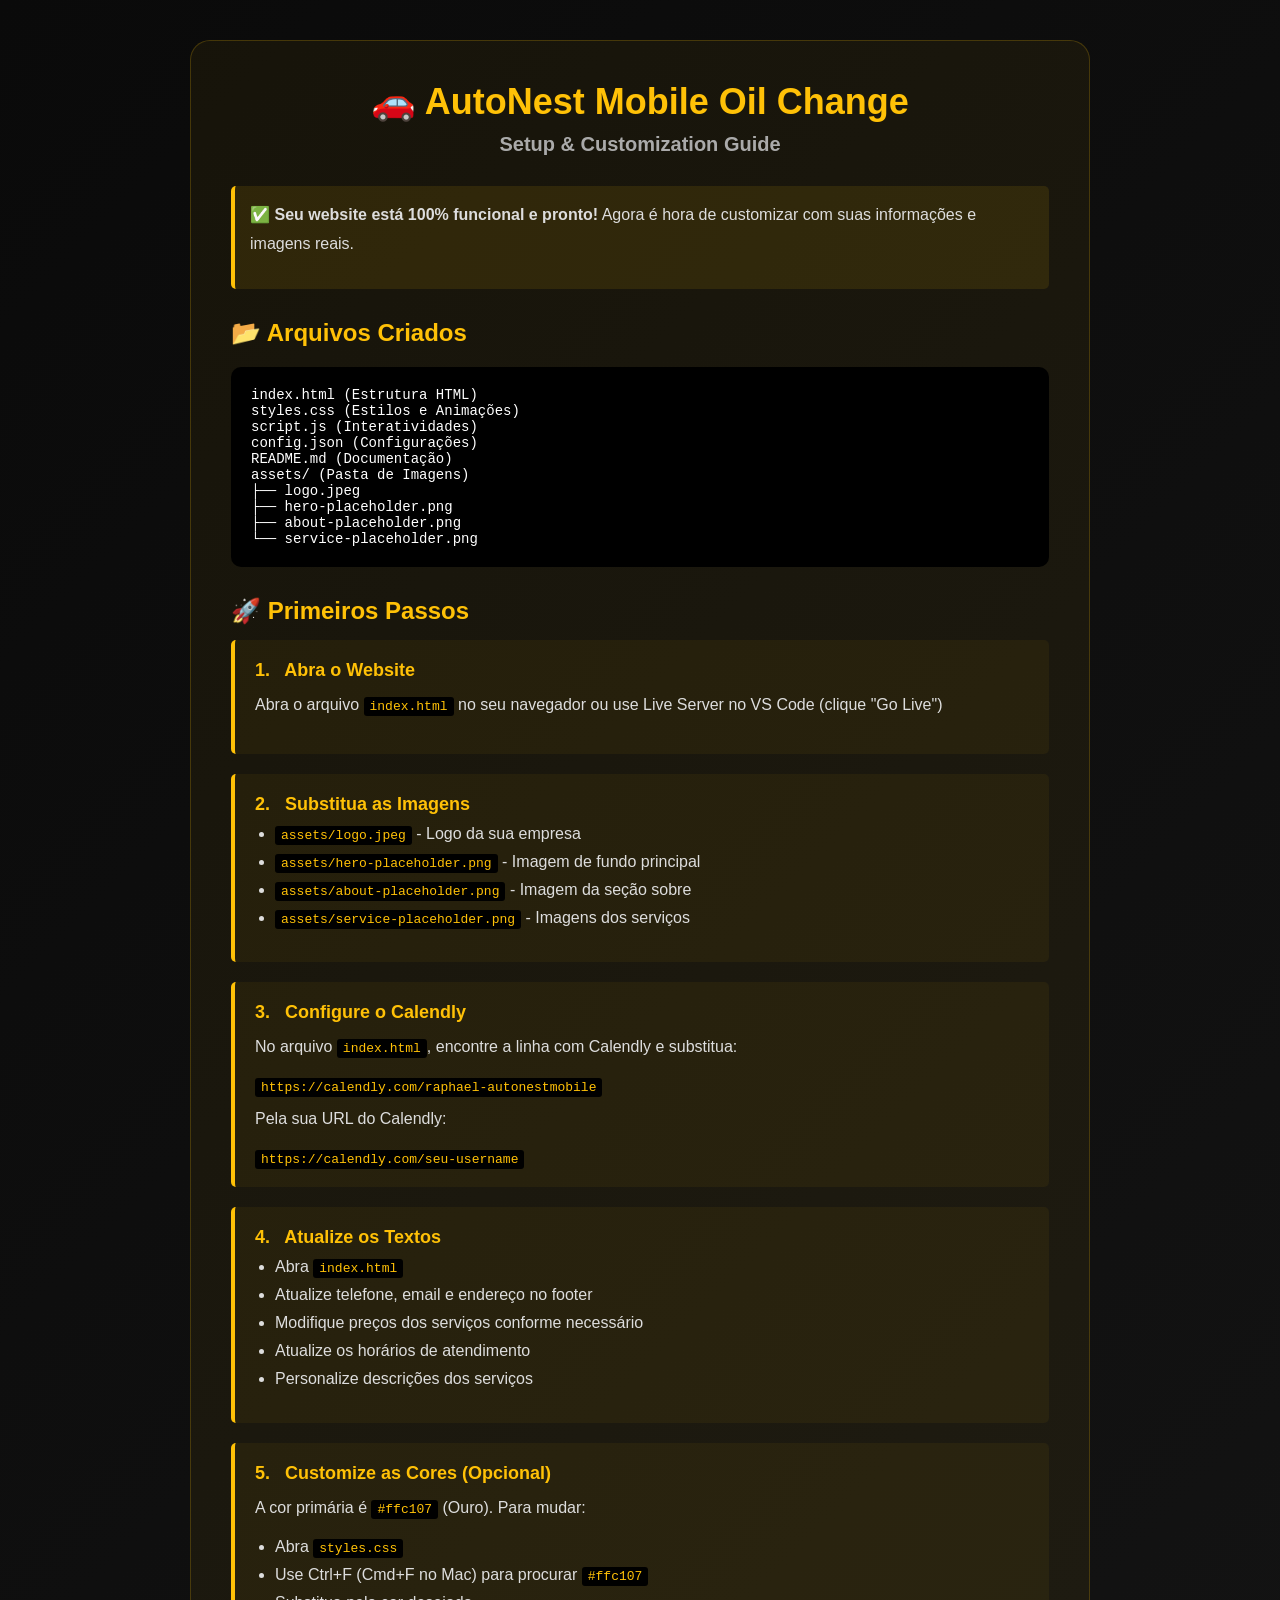
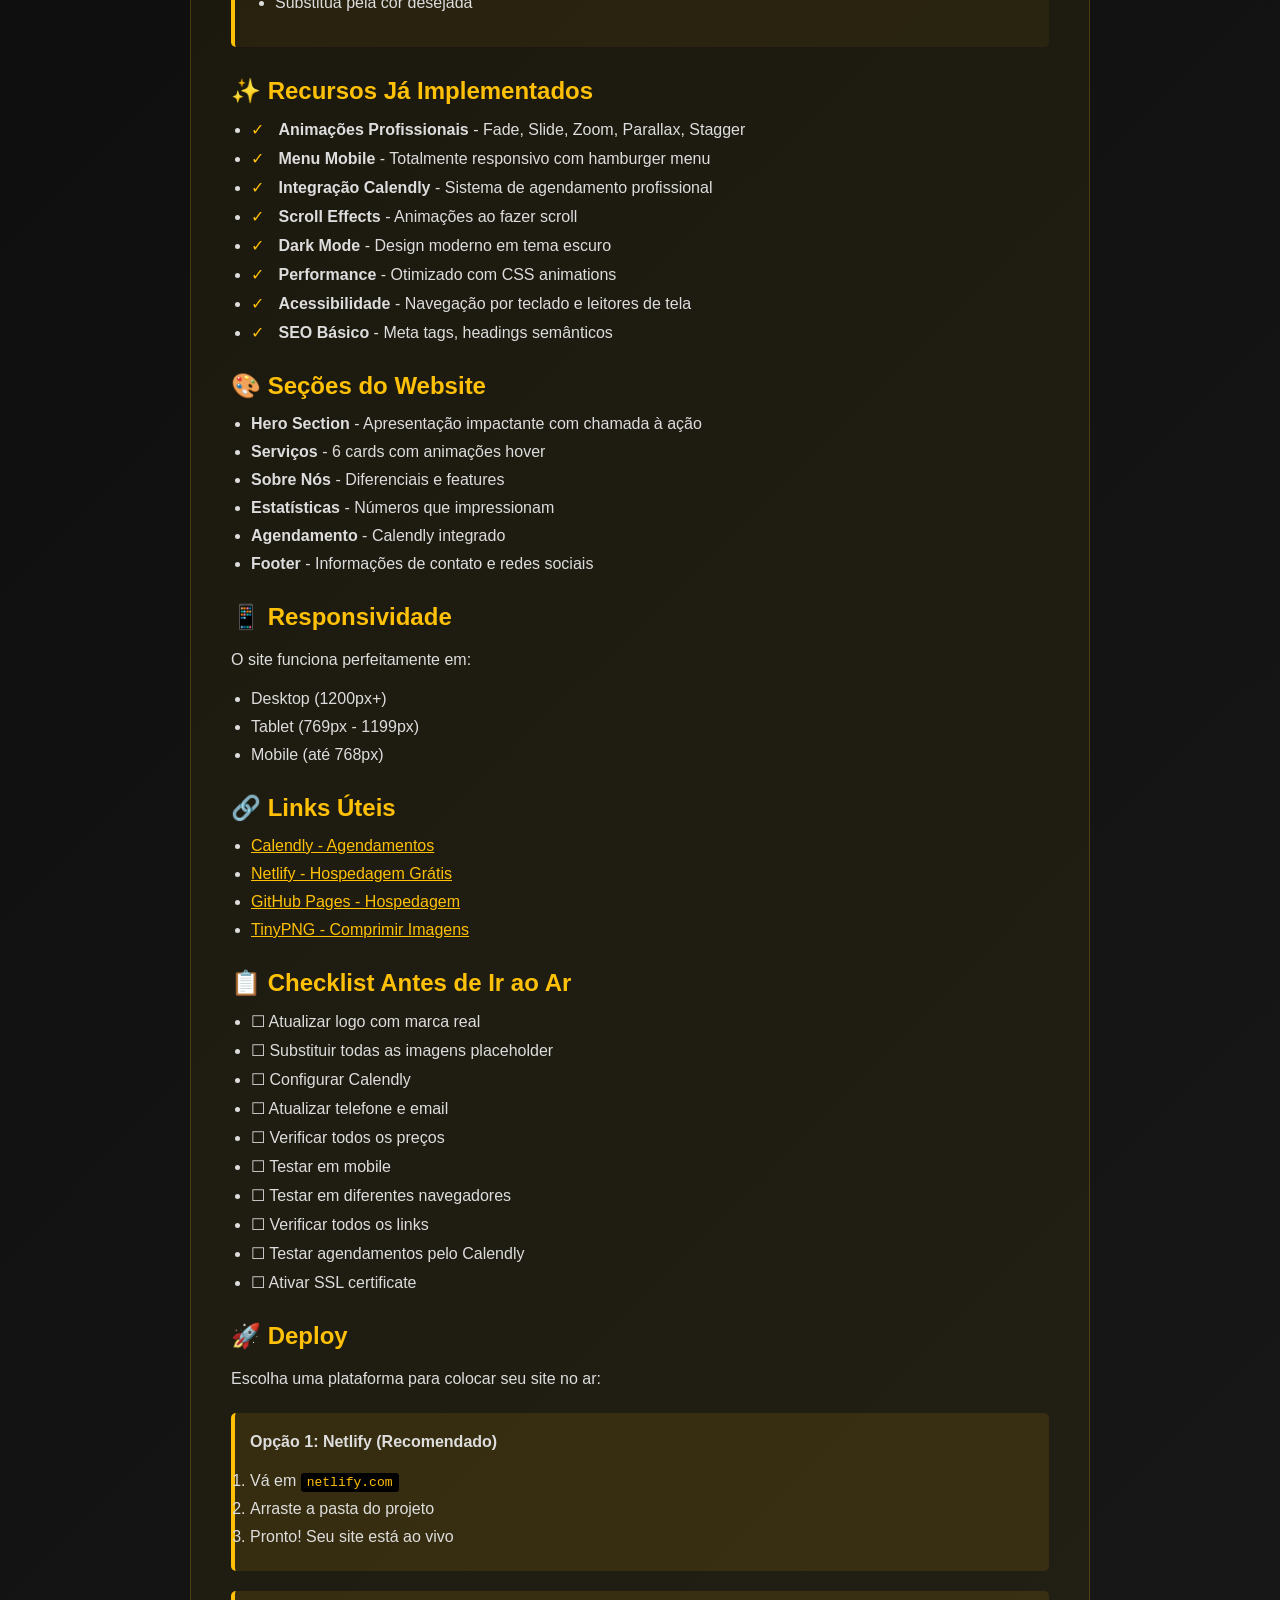
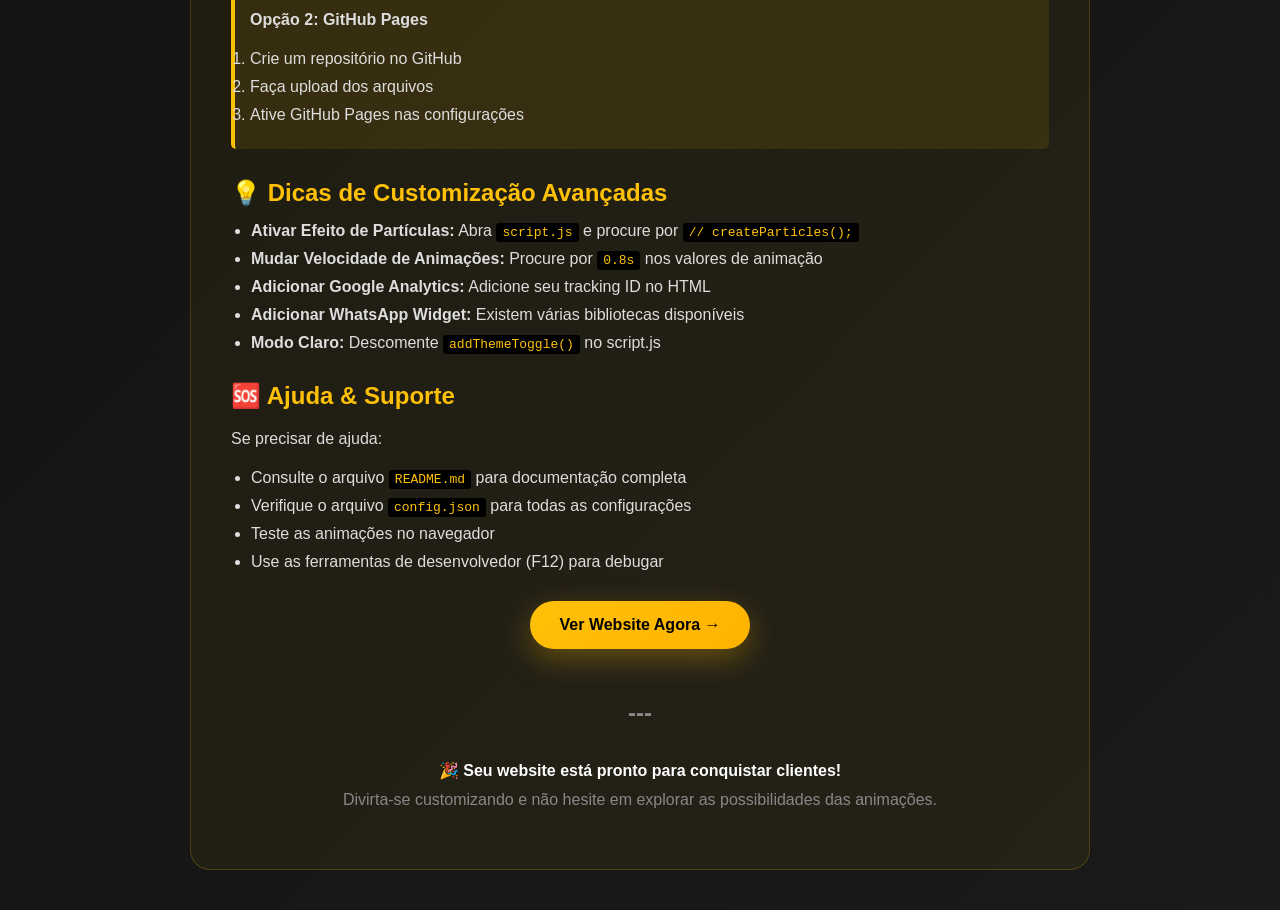
<file: SETUP.html>
<!DOCTYPE html>
<html lang="pt-BR">
<head>
  <meta charset="UTF-8">
  <meta name="viewport" content="width=device-width, initial-scale=1.0">
  <title>Setup Guide - AutoNest Mobile Oil Change</title>
  <style>
    * {
      margin: 0;
      padding: 0;
      box-sizing: border-box;
    }
    
    body {
      font-family: 'Poppins', Arial, sans-serif;
      background: linear-gradient(135deg, #0a0a0a 0%, #1a1a1a 100%);
      color: #fff;
      padding: 40px 20px;
    }
    
    .container {
      max-width: 900px;
      margin: 0 auto;
      background: rgba(255, 193, 7, 0.05);
      border: 1px solid rgba(255, 193, 7, 0.2);
      border-radius: 20px;
      padding: 40px;
    }
    
    h1 {
      color: #ffc107;
      margin-bottom: 30px;
      text-align: center;
      font-size: 36px;
    }
    
    h2 {
      color: #ffc107;
      margin-top: 30px;
      margin-bottom: 15px;
      font-size: 24px;
    }
    
    p {
      margin-bottom: 15px;
      line-height: 1.8;
      color: #ddd;
    }
    
    .step {
      background: rgba(255, 193, 7, 0.05);
      border-left: 4px solid #ffc107;
      padding: 20px;
      margin-bottom: 20px;
      border-radius: 5px;
    }
    
    .step h3 {
      color: #ffc107;
      margin-bottom: 10px;
      font-size: 18px;
    }
    
    code {
      background: #000;
      padding: 2px 6px;
      border-radius: 3px;
      font-family: monospace;
      color: #ffc107;
    }
    
    ul {
      margin-left: 20px;
      margin-bottom: 15px;
    }
    
    li {
      margin-bottom: 10px;
      color: #ddd;
    }
    
    .button-group {
      display: flex;
      gap: 15px;
      margin-top: 30px;
      justify-content: center;
      flex-wrap: wrap;
    }
    
    .btn {
      padding: 15px 30px;
      border-radius: 50px;
      text-decoration: none;
      font-weight: 600;
      transition: all 0.3s ease;
      text-align: center;
      display: inline-block;
    }
    
    .btn-primary {
      background: linear-gradient(135deg, #ffc107 0%, #ffb300 100%);
      color: #000;
      box-shadow: 0 10px 30px rgba(255, 193, 7, 0.3);
    }
    
    .btn-primary:hover {
      transform: translateY(-3px);
      box-shadow: 0 15px 40px rgba(255, 193, 7, 0.5);
    }
    
    .highlight {
      background: rgba(255, 193, 7, 0.1);
      border-left: 4px solid #ffc107;
      padding: 15px;
      margin: 20px 0;
      border-radius: 5px;
    }
    
    .file-list {
      background: #000;
      padding: 20px;
      border-radius: 10px;
      margin: 20px 0;
      font-family: monospace;
      font-size: 14px;
      overflow-x: auto;
    }
    
    .success-icon {
      display: inline-block;
      color: #ffc107;
      margin-right: 10px;
    }
  </style>
</head>
<body>
  <div class="container">
    <h1>🚗 AutoNest Mobile Oil Change</h1>
    <h1 style="font-size: 20px; color: #aaa; margin-top: -20px;">Setup & Customization Guide</h1>
    
    <div class="highlight">
      <p>✅ <strong>Seu website está 100% funcional e pronto!</strong> Agora é hora de customizar com suas informações e imagens reais.</p>
    </div>

    <h2>📂 Arquivos Criados</h2>
    <div class="file-list">
index.html              (Estrutura HTML)<br>
styles.css              (Estilos e Animações)<br>
script.js               (Interatividades)<br>
config.json             (Configurações)<br>
README.md               (Documentação)<br>
assets/                 (Pasta de Imagens)<br>
├── logo.jpeg<br>
├── hero-placeholder.png<br>
├── about-placeholder.png<br>
└── service-placeholder.png
    </div>

    <h2>🚀 Primeiros Passos</h2>

    <div class="step">
      <h3><span class="success-icon">1.</span> Abra o Website</h3>
      <p>Abra o arquivo <code>index.html</code> no seu navegador ou use Live Server no VS Code (clique "Go Live")</p>
    </div>

    <div class="step">
      <h3><span class="success-icon">2.</span> Substitua as Imagens</h3>
      <ul>
        <li><code>assets/logo.jpeg</code> - Logo da sua empresa</li>
        <li><code>assets/hero-placeholder.png</code> - Imagem de fundo principal</li>
        <li><code>assets/about-placeholder.png</code> - Imagem da seção sobre</li>
        <li><code>assets/service-placeholder.png</code> - Imagens dos serviços</li>
      </ul>
    </div>

    <div class="step">
      <h3><span class="success-icon">3.</span> Configure o Calendly</h3>
      <p>No arquivo <code>index.html</code>, encontre a linha com Calendly e substitua:</p>
      <code>https://calendly.com/raphael-autonestmobile</code>
      <p style="margin-top: 10px;">Pela sua URL do Calendly:</p>
      <code>https://calendly.com/seu-username</code>
    </div>

    <div class="step">
      <h3><span class="success-icon">4.</span> Atualize os Textos</h3>
      <ul>
        <li>Abra <code>index.html</code></li>
        <li>Atualize telefone, email e endereço no footer</li>
        <li>Modifique preços dos serviços conforme necessário</li>
        <li>Atualize os horários de atendimento</li>
        <li>Personalize descrições dos serviços</li>
      </ul>
    </div>

    <div class="step">
      <h3><span class="success-icon">5.</span> Customize as Cores (Opcional)</h3>
      <p>A cor primária é <code>#ffc107</code> (Ouro). Para mudar:</p>
      <ul>
        <li>Abra <code>styles.css</code></li>
        <li>Use Ctrl+F (Cmd+F no Mac) para procurar <code>#ffc107</code></li>
        <li>Substitua pela cor desejada</li>
      </ul>
    </div>

    <h2>✨ Recursos Já Implementados</h2>
    <ul>
      <li><span class="success-icon">✓</span> <strong>Animações Profissionais</strong> - Fade, Slide, Zoom, Parallax, Stagger</li>
      <li><span class="success-icon">✓</span> <strong>Menu Mobile</strong> - Totalmente responsivo com hamburger menu</li>
      <li><span class="success-icon">✓</span> <strong>Integração Calendly</strong> - Sistema de agendamento profissional</li>
      <li><span class="success-icon">✓</span> <strong>Scroll Effects</strong> - Animações ao fazer scroll</li>
      <li><span class="success-icon">✓</span> <strong>Dark Mode</strong> - Design moderno em tema escuro</li>
      <li><span class="success-icon">✓</span> <strong>Performance</strong> - Otimizado com CSS animations</li>
      <li><span class="success-icon">✓</span> <strong>Acessibilidade</strong> - Navegação por teclado e leitores de tela</li>
      <li><span class="success-icon">✓</span> <strong>SEO Básico</strong> - Meta tags, headings semânticos</li>
    </ul>

    <h2>🎨 Seções do Website</h2>
    <ul>
      <li><strong>Hero Section</strong> - Apresentação impactante com chamada à ação</li>
      <li><strong>Serviços</strong> - 6 cards com animações hover</li>
      <li><strong>Sobre Nós</strong> - Diferenciais e features</li>
      <li><strong>Estatísticas</strong> - Números que impressionam</li>
      <li><strong>Agendamento</strong> - Calendly integrado</li>
      <li><strong>Footer</strong> - Informações de contato e redes sociais</li>
    </ul>

    <h2>📱 Responsividade</h2>
    <p>O site funciona perfeitamente em:</p>
    <ul>
      <li>Desktop (1200px+)</li>
      <li>Tablet (769px - 1199px)</li>
      <li>Mobile (até 768px)</li>
    </ul>

    <h2>🔗 Links Úteis</h2>
    <ul>
      <li><a href="https://calendly.com" style="color: #ffc107;">Calendly - Agendamentos</a></li>
      <li><a href="https://netlify.com" style="color: #ffc107;">Netlify - Hospedagem Grátis</a></li>
      <li><a href="https://pages.github.com" style="color: #ffc107;">GitHub Pages - Hospedagem</a></li>
      <li><a href="https://tinypng.com" style="color: #ffc107;">TinyPNG - Comprimir Imagens</a></li>
    </ul>

    <h2>📋 Checklist Antes de Ir ao Ar</h2>
    <ul>
      <li>☐ Atualizar logo com marca real</li>
      <li>☐ Substituir todas as imagens placeholder</li>
      <li>☐ Configurar Calendly</li>
      <li>☐ Atualizar telefone e email</li>
      <li>☐ Verificar todos os preços</li>
      <li>☐ Testar em mobile</li>
      <li>☐ Testar em diferentes navegadores</li>
      <li>☐ Verificar todos os links</li>
      <li>☐ Testar agendamentos pelo Calendly</li>
      <li>☐ Ativar SSL certificate</li>
    </ul>

    <h2>🚀 Deploy</h2>
    <p>Escolha uma plataforma para colocar seu site no ar:</p>
    
    <div class="highlight">
      <p><strong>Opção 1: Netlify (Recomendado)</strong></p>
      <ol>
        <li>Vá em <code>netlify.com</code></li>
        <li>Arraste a pasta do projeto</li>
        <li>Pronto! Seu site está ao vivo</li>
      </ol>
    </div>

    <div class="highlight">
      <p><strong>Opção 2: GitHub Pages</strong></p>
      <ol>
        <li>Crie um repositório no GitHub</li>
        <li>Faça upload dos arquivos</li>
        <li>Ative GitHub Pages nas configurações</li>
      </ol>
    </div>

    <h2>💡 Dicas de Customização Avançadas</h2>
    <ul>
      <li><strong>Ativar Efeito de Partículas:</strong> Abra <code>script.js</code> e procure por <code>// createParticles();</code></li>
      <li><strong>Mudar Velocidade de Animações:</strong> Procure por <code>0.8s</code> nos valores de animação</li>
      <li><strong>Adicionar Google Analytics:</strong> Adicione seu tracking ID no HTML</li>
      <li><strong>Adicionar WhatsApp Widget:</strong> Existem várias bibliotecas disponíveis</li>
      <li><strong>Modo Claro:</strong> Descomente <code>addThemeToggle()</code> no script.js</li>
    </ul>

    <h2>🆘 Ajuda & Suporte</h2>
    <p>Se precisar de ajuda:</p>
    <ul>
      <li>Consulte o arquivo <code>README.md</code> para documentação completa</li>
      <li>Verifique o arquivo <code>config.json</code> para todas as configurações</li>
      <li>Teste as animações no navegador</li>
      <li>Use as ferramentas de desenvolvedor (F12) para debugar</li>
    </ul>

    <div class="button-group">
      <a href="index.html" class="btn btn-primary">Ver Website Agora →</a>
    </div>

    <h2 style="margin-top: 50px; text-align: center; color: #888;">---</h2>
    <p style="text-align: center; margin-top: 30px; color: #888;">
      <strong style="color: #fff;">🎉 Seu website está pronto para conquistar clientes!</strong><br>
      Divirta-se customizando e não hesite em explorar as possibilidades das animações.
    </p>
  </div>
</body>
</html>
</file>
<file: styles.css>
/* ====================================
   GLOBAL & RESET
   ==================================== */

* {
  margin: 0;
  padding: 0;
  box-sizing: border-box;
}

html {
  scroll-behavior: smooth;
}

body {
  font-family: 'Poppins', sans-serif;
  background: #0a0a0a;
  color: #fff;
  overflow-x: hidden;
  line-height: 1.6;
}

.container {
  max-width: 1200px;
  margin: 0 auto;
  padding: 0 40px;
}

/* ====================================
   ANIMATIONS
   ==================================== */

@keyframes fadeInUp {
  from {
    opacity: 0;
    transform: translateY(30px);
  }
  to {
    opacity: 1;
    transform: translateY(0);
  }
}

@keyframes slideInLeft {
  from {
    opacity: 0;
    transform: translateX(-50px);
  }
  to {
    opacity: 1;
    transform: translateX(0);
  }
}

@keyframes slideInRight {
  from {
    opacity: 0;
    transform: translateX(50px);
  }
  to {
    opacity: 1;
    transform: translateX(0);
  }
}

@keyframes float {
  0%, 100% {
    transform: translateY(0px);
  }
  50% {
    transform: translateY(-20px);
  }
}

@keyframes scaleIn {
  from {
    opacity: 0;
    transform: scale(0.8);
  }
  to {
    opacity: 1;
    transform: scale(1);
  }
}

@keyframes rotateIcon {
  from {
    transform: rotate(0deg);
  }
  to {
    transform: rotate(360deg);
  }
}

@keyframes pulse {
  0%, 100% {
    opacity: 1;
  }
  50% {
    opacity: 0.7;
  }
}

@keyframes shimmer {
  0% {
    background-position: -1000px 0;
  }
  100% {
    background-position: 1000px 0;
  }
}

@keyframes glow {
  0%, 100% {
    box-shadow: 0 0 5px rgba(255, 193, 7, 0.3);
  }
  50% {
    box-shadow: 0 0 20px rgba(255, 193, 7, 0.6);
  }
}

@keyframes bounce {
  0%, 100% {
    transform: translateY(0);
  }
  50% {
    transform: translateY(-10px);
  }
}

/* ====================================
   NAVBAR
   ==================================== */

.navbar {
  position: fixed;
  top: 0;
  width: 100%;
  padding: 15px 40px;
  background: rgba(10, 10, 10, 0.95);
  backdrop-filter: blur(10px);
  z-index: 1000;
  border-bottom: 1px solid rgba(255, 193, 7, 0.1);
  box-shadow: 0 2px 20px rgba(0, 0, 0, 0.5);
}

.navbar-container {
  max-width: 1200px;
  margin: 0 auto;
  display: flex;
  justify-content: space-between;
  align-items: center;
}

.navbar-brand {
  display: flex;
  align-items: center;
  gap: 12px;
  cursor: pointer;
  animation: fadeInUp 0.8s ease-out;
}

.logo-img {
  height: 50px;
  border-radius: 8px;
  transition: transform 0.3s ease;
}

.logo-img:hover {
  transform: scale(1.05);
}

.brand-name {
  font-size: 24px;
  font-weight: 700;
  color: #ffc107;
  letter-spacing: 1px;
}

.nav-links {
  display: flex;
  gap: 30px;
  align-items: center;
  animation: fadeInUp 0.8s ease-out 0.1s both;
}

.nav-link {
  text-decoration: none;
  color: #fff;
  font-weight: 500;
  font-size: 14px;
  position: relative;
  transition: color 0.3s ease;
}

.nav-link::after {
  content: '';
  position: absolute;
  bottom: -5px;
  left: 0;
  width: 0;
  height: 2px;
  background: #ffc107;
  transition: width 0.3s ease;
}

.nav-link:hover {
  color: #ffc107;
}

.nav-link:hover::after {
  width: 100%;
}

.nav-link-cta {
  background: linear-gradient(135deg, #ffc107 0%, #ffb300 100%);
  color: #000;
  padding: 8px 20px;
  border-radius: 25px;
  font-weight: 600;
}

.nav-link-cta::after {
  display: none;
}

.nav-link-cta:hover {
  color: #000;
  transform: translateY(-2px);
  box-shadow: 0 5px 15px rgba(255, 193, 7, 0.4);
}

.mobile-menu-toggle {
  display: none;
  flex-direction: column;
  gap: 5px;
  background: none;
  border: none;
  cursor: pointer;
  z-index: 1001;
}

.mobile-menu-toggle span {
  width: 25px;
  height: 3px;
  background: #fff;
  transition: all 0.3s ease;
}

/* ====================================
   HERO SECTION
   ==================================== */

.hero {
  position: relative;
  height: 100vh;
  display: flex;
  align-items: center;
  justify-content: center;
  margin-top: 60px;
  overflow: hidden;
}

.hero-video-bg {
  position: absolute;
  top: 0;
  left: 0;
  width: 100%;
  height: 100%;
  z-index: 0;
}

.hero-bg-img {
  width: 100%;
  height: 100%;
  object-fit: cover;
  animation: zoom 30s ease-in-out infinite alternate;
}

.hero-overlay {
  position: absolute;
  top: 0;
  left: 0;
  width: 100%;
  height: 100%;
  background: linear-gradient(135deg, rgba(10, 10, 10, 0.8) 0%, rgba(10, 10, 10, 0.4) 100%);
}

@keyframes zoom {
  from {
    transform: scale(1);
  }
  to {
    transform: scale(1.1);
  }
}

.hero-content {
  position: relative;
  z-index: 2;
  text-align: left;
  max-width: 600px;
  padding: 40px;
  animation: slideInLeft 1s ease-out;
}

.hero-text {
  animation: fadeInUp 1s ease-out;
}

.hero-title {
  font-size: 80px;
  font-weight: 800;
  line-height: 1;
  margin-bottom: 20px;
  background: linear-gradient(135deg, #ffc107 0%, #ffb300 100%);
  -webkit-background-clip: text;
  -webkit-text-fill-color: transparent;
  background-clip: text;
}

.hero-title .word {
  display: block;
  animation: slideInLeft 0.8s ease-out;
}

.hero-title .word:nth-child(2) {
  animation-delay: 0.2s;
}

.hero-subtitle {
  font-size: 24px;
  color: #ffc107;
  font-weight: 600;
  margin-bottom: 15px;
  animation: fadeInUp 1s ease-out 0.2s both;
}

.hero-description {
  font-size: 16px;
  color: #ccc;
  margin-bottom: 30px;
  line-height: 1.8;
  animation: fadeInUp 1s ease-out 0.3s both;
}

.hero-cta {
  display: flex;
  gap: 20px;
  margin-bottom: 40px;
  animation: fadeInUp 1s ease-out 0.4s both;
}

.hero-stats {
  display: flex;
  gap: 40px;
  animation: fadeInUp 1s ease-out 0.5s both;
}

.stat-item {
  display: flex;
  flex-direction: column;
  gap: 5px;
}

.stat-number {
  font-size: 28px;
  font-weight: 700;
  color: #ffc107;
}

.stat-label {
  font-size: 12px;
  color: #aaa;
  text-transform: uppercase;
  letter-spacing: 1px;
}

.scroll-indicator {
  position: absolute;
  bottom: 20px;
  left: 50%;
  transform: translateX(-50%);
  text-align: center;
  animation: bounce 2s ease-in-out infinite;
  cursor: pointer;
  z-index: 100;
}

.scroll-indicator span {
  display: block;
  font-size: 11px;
  color: #ffc107;
  margin-bottom: 6px;
  text-transform: uppercase;
  letter-spacing: 1px;
  font-weight: 600;
}

.scroll-indicator i {
  color: #ffc107;
  font-size: 20px;
  animation: bounce 2s ease-in-out infinite;
  display: block;
}

/* ====================================
   BUTTONS
   ==================================== */

.btn {
  display: inline-flex;
  align-items: center;
  gap: 8px;
  padding: 12px 28px;
  border-radius: 50px;
  text-decoration: none;
  font-weight: 600;
  font-size: 14px;
  transition: all 0.3s ease;
  cursor: pointer;
  border: none;
  text-transform: uppercase;
  letter-spacing: 1px;
}

.btn-primary {
  background: linear-gradient(135deg, #ffc107 0%, #ffb300 100%);
  color: #000;
  box-shadow: 0 10px 30px rgba(255, 193, 7, 0.3);
}

.btn-primary:hover {
  transform: translateY(-3px);
  box-shadow: 0 15px 40px rgba(255, 193, 7, 0.5);
}

.btn-primary:active {
  transform: translateY(-1px);
}

.btn-secondary {
  background: transparent;
  border: 2px solid #ffc107;
  color: #ffc107;
}

.btn-secondary:hover {
  background: #ffc107;
  color: #000;
  transform: translateY(-3px);
}

.btn-lg {
  padding: 15px 40px;
  font-size: 16px;
}

.btn-service {
  background: #ffc107;
  color: #000;
  padding: 10px 20px;
  font-size: 12px;
  width: 100%;
  justify-content: center;
  position: relative;
  z-index: 10;
  pointer-events: all;
  cursor: pointer;
}

.btn-service:hover {
  background: #ffb300;
  transform: translateY(-2px);
}

/* ====================================
   SECTION HEADERS
   ==================================== */

.section-header {
  text-align: center;
  margin-bottom: 60px;
  animation: fadeInUp 0.8s ease-out;
}

.section-header h2 {
  font-size: 48px;
  font-weight: 800;
  margin-bottom: 15px;
  background: linear-gradient(135deg, #ffc107 0%, #ffb300 100%);
  -webkit-background-clip: text;
  -webkit-text-fill-color: transparent;
  background-clip: text;
}

.section-header p {
  font-size: 18px;
  color: #aaa;
  margin-bottom: 20px;
}

.header-underline {
  width: 60px;
  height: 4px;
  background: linear-gradient(135deg, #ffc107 0%, #ffb300 100%);
  margin: 0 auto;
  border-radius: 2px;
}

/* ====================================
   SERVICES SECTION
   ==================================== */

.services {
  padding: 120px 0;
  background: linear-gradient(180deg, #0a0a0a 0%, #111 100%);
  position: relative;
}

.service-grid {
  display: grid;
  grid-template-columns: repeat(auto-fit, minmax(300px, 1fr));
  gap: 30px;
  margin-top: 50px;
}

/* Mobile Carousel */
@media (max-width: 768px) {
  .service-grid {
    display: flex;
    grid-template-columns: auto;
    overflow-x: auto;
    overflow-y: hidden;
    gap: 20px;
    margin-top: 50px;
    padding: 10px 0 20px 0;
    scroll-behavior: smooth;
    -webkit-overflow-scrolling: touch;
    scroll-snap-type: x mandatory;
    cursor: grab;
    user-select: none;
    margin-left: -20px;
    margin-right: -20px;
    padding-left: 20px;
    padding-right: 20px;
  }

  .service-grid:active {
    cursor: grabbing;
  }
}

.service-card {
  perspective: 1000px;
  scroll-snap-align: start;
}

@media (max-width: 768px) {
  .service-card {
    min-width: 90vw;
    max-width: 90vw;
    flex-shrink: 0;
  }
}

.service-card-inner {
  background: linear-gradient(135deg, #1a1a1a 0%, #111 100%);
  border: 1px solid rgba(255, 193, 7, 0.1);
  border-radius: 15px;
  padding: 30px;
  height: 100%;
  display: flex;
  flex-direction: column;
  transition: all 0.3s cubic-bezier(0.68, -0.55, 0.265, 1.55);
  position: relative;
  overflow: hidden;
  animation: fadeInUp 0.8s ease-out;
  pointer-events: auto;
}

.service-card-inner::before {
  content: '';
  position: absolute;
  top: -50%;
  left: -50%;
  width: 200%;
  height: 200%;
  background: linear-gradient(135deg, transparent, rgba(255, 193, 7, 0.2), transparent);
  transform: rotate(45deg);
  animation: none;
  opacity: 0;
  transition: opacity 0.3s ease;
}

.service-card:hover .service-card-inner::before {
  animation: shimmer 3s infinite;
  opacity: 1;
}

.service-card:hover .service-card-inner {
  transform: translateY(-15px) rotateX(5deg);
  border-color: #ffc107;
  box-shadow: 0 30px 60px rgba(255, 193, 7, 0.2);
}

.service-icon {
  font-size: 50px;
  color: #ffc107;
  margin-bottom: 20px;
  animation: fadeInUp 0.8s ease-out;
}

.service-icon i {
  transition: transform 0.3s ease;
}

.service-card:hover .service-icon i {
  animation: rotateIcon 0.6s ease;
}

.service-image {
  width: 100%;
  height: 200px;
  border-radius: 10px;
  overflow: hidden;
  margin-bottom: 20px;
}

.service-image img {
  width: 100%;
  height: 100%;
  object-fit: cover;
  transition: transform 0.3s ease;
}

.service-card:hover .service-image img {
  transform: scale(1.1);
}

.service-card-inner h3 {
  font-size: 22px;
  margin-bottom: 12px;
  color: #fff;
  position: relative;
  z-index: 1;
}

.service-card-inner p {
  color: #aaa;
  font-size: 14px;
  margin-bottom: 20px;
  position: relative;
  z-index: 1;
  flex-grow: 1;
}

.service-features {
  display: flex;
  flex-direction: column;
  gap: 8px;
  margin-bottom: 20px;
  position: relative;
  z-index: 1;
}

.service-features span {
  color: #ccc;
  font-size: 13px;
}

.service-features i {
  color: #ffc107;
  margin-right: 8px;
}

.service-price {
  font-size: 16px;
  color: #aaa;
  margin-bottom: 20px;
  position: relative;
  z-index: 1;
}

.service-price strong {
  color: #ffc107;
  font-size: 24px;
}

/* ====================================
   ABOUT SECTION
   ==================================== */

.about {
  padding: 120px 0;
  background: #111;
  position: relative;
}

.about-grid {
  display: grid;
  grid-template-columns: 1fr 1fr;
  gap: 60px;
  align-items: center;
}

.about-content {
  animation: slideInLeft 0.8s ease-out;
}

.about-content h2 {
  font-size: 48px;
  font-weight: 800;
  margin-bottom: 20px;
  color: #fff;
}

.about-content > p {
  font-size: 18px;
  color: #aaa;
  margin-bottom: 40px;
  line-height: 1.8;
}

.about-features {
  display: grid;
  grid-template-columns: 1fr 1fr;
  gap: 30px;
}

.feature-item {
  display: flex;
  gap: 20px;
  animation: fadeInUp 0.8s ease-out;
}

.feature-icon {
  font-size: 40px;
  color: #ffc107;
  min-width: 60px;
  height: 60px;
  display: flex;
  align-items: center;
  justify-content: center;
  background: rgba(255, 193, 7, 0.1);
  border-radius: 10px;
  transition: all 0.3s ease;
}

.feature-item:hover .feature-icon {
  background: #ffc107;
  color: #000;
  transform: scale(1.1);
}

.feature-text h4 {
  font-size: 18px;
  color: #fff;
  margin-bottom: 8px;
}

.feature-text p {
  color: #aaa;
  font-size: 14px;
}

.about-image {
  position: relative;
  animation: slideInRight 0.8s ease-out;
}

.about-image img {
  width: 100%;
  border-radius: 15px;
  box-shadow: 0 20px 60px rgba(255, 193, 7, 0.2);
  transition: transform 0.3s ease;
}

.about-image:hover img {
  transform: scale(1.02);
}

.about-overlay {
  position: absolute;
  bottom: 0;
  left: 0;
  right: 0;
  background: linear-gradient(180deg, transparent 0%, rgba(10, 10, 10, 0.9) 100%);
  padding: 40px;
  border-radius: 0 0 15px 15px;
  display: flex;
  align-items: flex-end;
  height: 200px;
  opacity: 0;
  transition: opacity 0.3s ease;
}

.about-image:hover .about-overlay {
  opacity: 1;
}

.about-overlay p {
  color: #ffc107;
  font-weight: 600;
  font-size: 18px;
}

/* ====================================
   STATS SECTION
   ==================================== */

.stats {
  padding: 80px 0;
  background: linear-gradient(135deg, #1a1a1a 0%, #0a0a0a 100%);
}

.stats-grid {
  display: grid;
  grid-template-columns: repeat(auto-fit, minmax(200px, 1fr));
  gap: 30px;
}

.stat-card {
  text-align: center;
  padding: 40px;
  background: rgba(255, 193, 7, 0.05);
  border: 1px solid rgba(255, 193, 7, 0.1);
  border-radius: 15px;
  transition: all 0.3s ease;
  animation: scaleIn 0.8s ease-out;
}

.stat-card:hover {
  background: rgba(255, 193, 7, 0.1);
  border-color: #ffc107;
  transform: translateY(-10px);
  box-shadow: 0 20px 40px rgba(255, 193, 7, 0.1);
}

.stat-card h3 {
  font-size: 48px;
  color: #ffc107;
  font-weight: 800;
  margin-bottom: 10px;
}

.stat-card p {
  color: #aaa;
  font-size: 14px;
}

/* ====================================
   BOOKING SECTION
   ==================================== */

.booking {
  padding: 120px 0;
  background: linear-gradient(180deg, #111 0%, #0a0a0a 100%);
}

.booking-wrapper {
  background: rgba(255, 193, 7, 0.05);
  border: 1px solid rgba(255, 193, 7, 0.1);
  border-radius: 20px;
  padding: 40px;
  margin: 50px 0;
  animation: fadeInUp 0.8s ease-out;
  backdrop-filter: blur(10px);
}

.booking-wrapper .calendly-inline-widget {
  border-radius: 15px;
  overflow: hidden;
}

.booking-info {
  display: grid;
  grid-template-columns: repeat(auto-fit, minmax(250px, 1fr));
  gap: 30px;
  margin-top: 50px;
}

.info-card {
  background: rgba(255, 193, 7, 0.05);
  border: 1px solid rgba(255, 193, 7, 0.1);
  padding: 30px;
  border-radius: 15px;
  text-align: center;
  transition: all 0.3s ease;
  animation: fadeInUp 0.8s ease-out;
}

.info-card:hover {
  background: rgba(255, 193, 7, 0.1);
  border-color: #ffc107;
  transform: translateY(-10px);
}

.info-card i {
  font-size: 40px;
  color: #ffc107;
  margin-bottom: 15px;
  transition: transform 0.3s ease;
}

.info-card:hover i {
  transform: scale(1.2);
}

.info-card h4 {
  font-size: 18px;
  margin-bottom: 10px;
  color: #fff;
}

.info-card p {
  color: #aaa;
  font-size: 14px;
}

/* ====================================
   FOOTER
   ==================================== */

footer {
  background: #000;
  padding: 60px 0 20px;
  border-top: 1px solid rgba(255, 193, 7, 0.1);
}

.footer-content {
  display: grid;
  grid-template-columns: repeat(auto-fit, minmax(250px, 1fr));
  gap: 50px;
  margin-bottom: 40px;
}

.footer-section {
  animation: fadeInUp 0.8s ease-out;
}

.footer-section h4 {
  font-size: 18px;
  color: #ffc107;
  margin-bottom: 15px;
}

.footer-section p {
  color: #aaa;
  font-size: 14px;
  line-height: 1.8;
  margin-bottom: 15px;
}

.footer-section ul {
  list-style: none;
}

.footer-section ul li {
  color: #aaa;
  font-size: 14px;
  margin-bottom: 10px;
  transition: color 0.3s ease;
}

.footer-section ul li:hover {
  color: #ffc107;
}

.footer-section ul li a {
  text-decoration: none;
  color: inherit;
  transition: color 0.3s ease;
}

.footer-section ul li a:hover {
  color: #ffc107;
}

.social-links {
  display: flex;
  gap: 15px;
}

.social-links a {
  width: 40px;
  height: 40px;
  display: flex;
  align-items: center;
  justify-content: center;
  background: rgba(255, 193, 7, 0.1);
  border-radius: 50%;
  color: #ffc107;
  text-decoration: none;
  transition: all 0.3s ease;
}

.social-links a:hover {
  background: #ffc107;
  color: #000;
  transform: translateY(-5px);
}

.footer-bottom {
  text-align: center;
  padding-top: 20px;
  border-top: 1px solid rgba(255, 193, 7, 0.1);
  color: #666;
  font-size: 13px;
}

/* ====================================
   RESPONSIVE DESIGN
   ==================================== */

@media (max-width: 768px) {
  .container {
    padding: 0 20px;
  }

  .navbar {
    padding: 12px 20px;
  }

  .navbar-container {
    justify-content: space-between;
  }

  .mobile-menu-toggle {
    display: flex;
  }

  .nav-links {
    position: fixed;
    left: -100%;
    top: 60px;
    flex-direction: column;
    background: rgba(10, 10, 10, 0.98);
    width: 100%;
    text-align: center;
    transition: 0.3s;
    box-shadow: 0 10px 27px rgba(0, 0, 0, 0.5);
    padding: 20px 0;
    gap: 20px;
  }

  .nav-links.active {
    left: 0;
  }

  .logo-img {
    height: 40px;
  }

  .brand-name {
    font-size: 18px;
  }

  .hero {
    height: auto;
    min-height: 80vh;
    margin-top: 50px;
  }

  .hero-content {
    text-align: center;
    max-width: 100%;
    padding: 40px 20px;
  }

  .hero-title {
    font-size: 48px;
  }

  .hero-subtitle {
    font-size: 18px;
  }

  .hero-cta {
    flex-direction: column;
    justify-content: center;
  }

  .btn {
    width: 100%;
    justify-content: center;
  }

  .hero-stats {
    flex-direction: column;
    gap: 20px;
    margin-top: 30px;
  }

  .section-header h2 {
    font-size: 36px;
  }

  .service-grid {
    grid-template-columns: 1fr;
  }

  .about-grid {
    grid-template-columns: 1fr;
    gap: 40px;
  }

  .about-features {
    grid-template-columns: 1fr;
  }

  .about-content h2 {
    font-size: 36px;
  }

  .stats-grid {
    grid-template-columns: 1fr 1fr;
  }

  .footer-content {
    grid-template-columns: 1fr;
    gap: 30px;
  }

  .booking-wrapper {
    padding: 20px;
  }

  .booking-wrapper .calendly-inline-widget {
    min-height: 400px !important;
  }

  .scroll-indicator {
    bottom: 40px;
  }

  .scroll-indicator span {
    font-size: 12px;
    margin-bottom: 8px;
  }

  .scroll-indicator i {
    font-size: 24px;
  }
}

@media (max-width: 480px) {
  .hero-title {
    font-size: 36px;
  }

  .hero-subtitle {
    font-size: 16px;
  }

  .hero-description {
    font-size: 14px;
  }

  .section-header h2 {
    font-size: 28px;
  }

  .section-header p {
    font-size: 14px;
  }

  .stats-grid {
    grid-template-columns: 1fr;
  }

  .stat-card h3 {
    font-size: 36px;
  }

  .info-card {
    padding: 20px;
  }

  .footer-section h4 {
    font-size: 16px;
  }

  .footer-section p,
  .footer-section ul li {
    font-size: 12px;
  }
}

/* ====================================
   DARK MODE & SMOOTH SCROLLING
   ==================================== */

::-webkit-scrollbar {
  width: 10px;
}

::-webkit-scrollbar-track {
  background: #0a0a0a;
}

::-webkit-scrollbar-thumb {
  background: #ffc107;
  border-radius: 5px;
}

::-webkit-scrollbar-thumb:hover {
  background: #ffb300;
}

/* Selection highlight */
::selection {
  background: #ffc107;
  color: #000;
}
</file>
